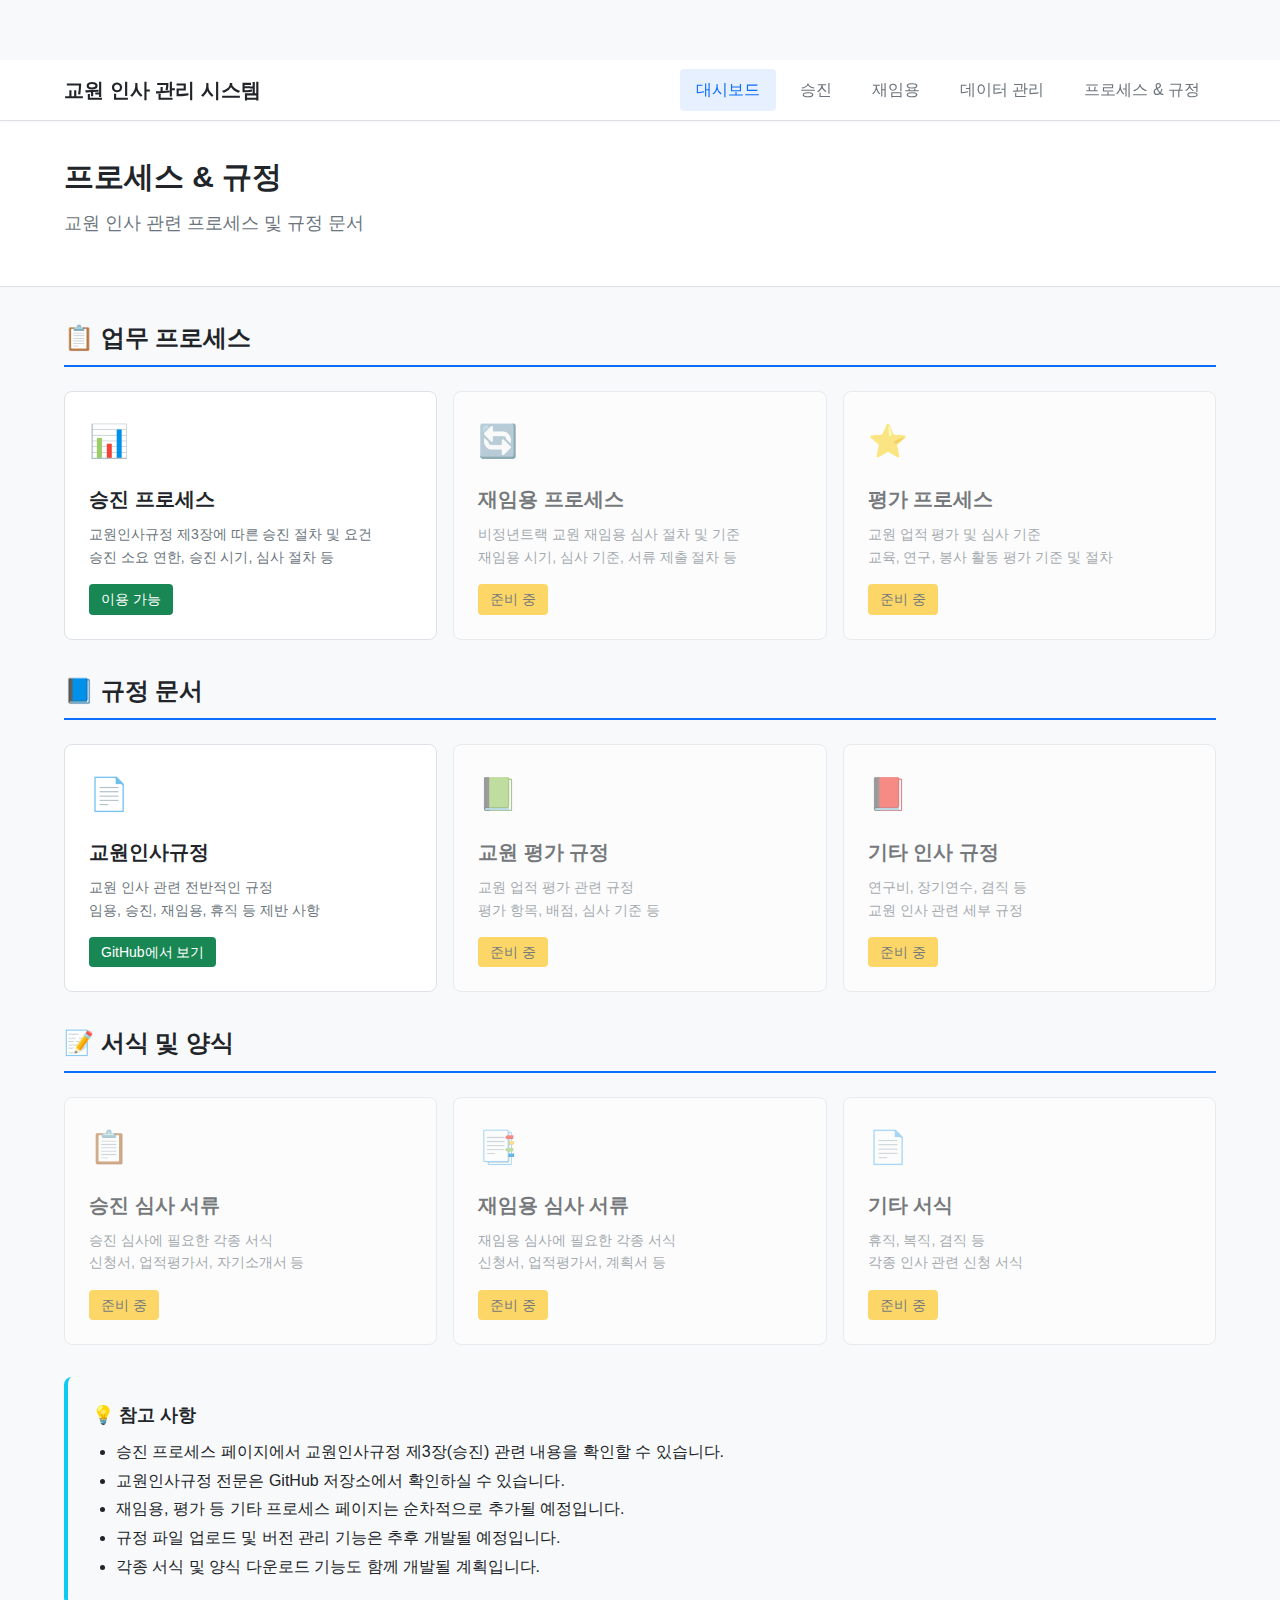
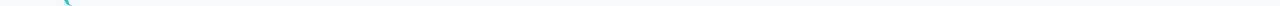
<file: process.html>
<!DOCTYPE html>
<html lang="ko">
<head>
    <meta charset="UTF-8">
    <meta name="viewport" content="width=device-width, initial-scale=1.0">
    <title>프로세스 & 규정 - 교원 인사 관리 시스템</title>
    <link rel="stylesheet" href="css/common.css">
    <link rel="stylesheet" href="css/navigation.css">
    <style>
        body {
            padding-top: 60px;
        }

        .page-header {
            background: var(--bg-primary);
            border-bottom: 1px solid var(--border-color);
            padding: var(--spacing-xl) 0;
            margin-bottom: var(--spacing-xl);
        }

        .page-title {
            font-size: var(--font-size-3xl);
            font-weight: 600;
            margin-bottom: var(--spacing-sm);
        }

        .category-section {
            margin-bottom: var(--spacing-xl);
        }

        .category-title {
            font-size: var(--font-size-2xl);
            font-weight: 600;
            margin-bottom: var(--spacing-lg);
            padding-bottom: var(--spacing-sm);
            border-bottom: 2px solid var(--color-primary);
        }

        .items-grid {
            display: grid;
            grid-template-columns: repeat(auto-fit, minmax(300px, 1fr));
            gap: var(--spacing-md);
        }

        .item-card {
            background: var(--bg-primary);
            border: 1px solid var(--border-color);
            border-radius: var(--radius-md);
            padding: var(--spacing-lg);
            transition: all 0.2s ease;
            cursor: pointer;
            text-decoration: none;
            color: inherit;
            display: block;
        }

        .item-card:hover {
            transform: translateY(-3px);
            box-shadow: var(--shadow-md);
            border-color: var(--color-primary);
        }

        .item-card.disabled {
            opacity: 0.6;
            cursor: not-allowed;
        }

        .item-card.disabled:hover {
            transform: none;
            box-shadow: none;
            border-color: var(--border-color);
        }

        .item-icon {
            font-size: 2rem;
            margin-bottom: var(--spacing-md);
        }

        .item-title {
            font-size: var(--font-size-xl);
            font-weight: 600;
            margin-bottom: var(--spacing-sm);
            color: var(--text-primary);
        }

        .item-description {
            font-size: var(--font-size-sm);
            color: var(--text-secondary);
            margin-bottom: var(--spacing-md);
            line-height: 1.6;
        }

        .item-badge {
            display: inline-block;
            padding: 4px 12px;
            background: var(--color-success);
            color: white;
            border-radius: var(--radius-sm);
            font-size: var(--font-size-sm);
            font-weight: 500;
        }

        .item-badge.coming-soon {
            background: var(--color-warning);
            color: var(--text-primary);
        }

        .info-box {
            background: var(--bg-secondary);
            border-left: 4px solid var(--color-info);
            padding: var(--spacing-lg);
            border-radius: var(--radius-md);
            margin-top: var(--spacing-xl);
        }

        .info-box h3 {
            font-size: var(--font-size-lg);
            font-weight: 600;
            margin-bottom: var(--spacing-sm);
            color: var(--text-primary);
        }

        .info-box ul {
            margin: 0;
            padding-left: var(--spacing-lg);
            line-height: 1.8;
        }
    </style>
</head>
<body>
    <!-- 네비게이션 바 -->
    <nav class="navbar">
        <div class="navbar-container">
            <a href="index.html" class="navbar-brand">교원 인사 관리 시스템</a>
            <button class="navbar-toggle" aria-label="메뉴 토글">
                <span class="navbar-toggle-icon"></span>
            </button>
            <ul class="navbar-menu">
                <li class="navbar-item">
                    <a href="index.html" class="navbar-link" data-page="dashboard">대시보드</a>
                </li>
                <li class="navbar-item">
                    <a href="promotion.html" class="navbar-link" data-page="promotion">승진</a>
                </li>
                <li class="navbar-item">
                    <a href="reappointment.html" class="navbar-link" data-page="reappointment">재임용</a>
                </li>
                <li class="navbar-item">
                    <a href="data-management.html" class="navbar-link" data-page="data">데이터 관리</a>
                </li>
                <li class="navbar-item">
                    <a href="process.html" class="navbar-link" data-page="process">프로세스 & 규정</a>
                </li>
            </ul>
        </div>
    </nav>

    <!-- 페이지 헤더 -->
    <div class="page-header">
        <div class="container">
            <h1 class="page-title">프로세스 & 규정</h1>
            <p class="section-subtitle">교원 인사 관련 프로세스 및 규정 문서</p>
        </div>
    </div>

    <div class="container">
        <!-- 프로세스 섹션 -->
        <div class="category-section">
            <h2 class="category-title">📋 업무 프로세스</h2>
            <div class="items-grid">
                <a href="promotion-process.html" class="item-card">
                    <div class="item-icon">📊</div>
                    <h3 class="item-title">승진 프로세스</h3>
                    <p class="item-description">
                        교원인사규정 제3장에 따른 승진 절차 및 요건<br>
                        승진 소요 연한, 승진 시기, 심사 절차 등
                    </p>
                    <span class="item-badge">이용 가능</span>
                </a>

                <div class="item-card disabled">
                    <div class="item-icon">🔄</div>
                    <h3 class="item-title">재임용 프로세스</h3>
                    <p class="item-description">
                        비정년트랙 교원 재임용 심사 절차 및 기준<br>
                        재임용 시기, 심사 기준, 서류 제출 절차 등
                    </p>
                    <span class="item-badge coming-soon">준비 중</span>
                </div>

                <div class="item-card disabled">
                    <div class="item-icon">⭐</div>
                    <h3 class="item-title">평가 프로세스</h3>
                    <p class="item-description">
                        교원 업적 평가 및 심사 기준<br>
                        교육, 연구, 봉사 활동 평가 기준 및 절차
                    </p>
                    <span class="item-badge coming-soon">준비 중</span>
                </div>
            </div>
        </div>

        <!-- 규정 문서 섹션 -->
        <div class="category-section">
            <h2 class="category-title">📘 규정 문서</h2>
            <div class="items-grid">
                <a href="https://github.com/Parkseihuan/faculty-review/blob/main/%EA%B5%90%EC%9B%90%EC%9D%B8%EC%82%AC%EA%B7%9C%EC%A0%95.md" target="_blank" class="item-card">
                    <div class="item-icon">📄</div>
                    <h3 class="item-title">교원인사규정</h3>
                    <p class="item-description">
                        교원 인사 관련 전반적인 규정<br>
                        임용, 승진, 재임용, 휴직 등 제반 사항
                    </p>
                    <span class="item-badge">GitHub에서 보기</span>
                </a>

                <div class="item-card disabled">
                    <div class="item-icon">📗</div>
                    <h3 class="item-title">교원 평가 규정</h3>
                    <p class="item-description">
                        교원 업적 평가 관련 규정<br>
                        평가 항목, 배점, 심사 기준 등
                    </p>
                    <span class="item-badge coming-soon">준비 중</span>
                </div>

                <div class="item-card disabled">
                    <div class="item-icon">📕</div>
                    <h3 class="item-title">기타 인사 규정</h3>
                    <p class="item-description">
                        연구비, 장기연수, 겸직 등<br>
                        교원 인사 관련 세부 규정
                    </p>
                    <span class="item-badge coming-soon">준비 중</span>
                </div>
            </div>
        </div>

        <!-- 서식 및 양식 섹션 -->
        <div class="category-section">
            <h2 class="category-title">📝 서식 및 양식</h2>
            <div class="items-grid">
                <div class="item-card disabled">
                    <div class="item-icon">📋</div>
                    <h3 class="item-title">승진 심사 서류</h3>
                    <p class="item-description">
                        승진 심사에 필요한 각종 서식<br>
                        신청서, 업적평가서, 자기소개서 등
                    </p>
                    <span class="item-badge coming-soon">준비 중</span>
                </div>

                <div class="item-card disabled">
                    <div class="item-icon">📑</div>
                    <h3 class="item-title">재임용 심사 서류</h3>
                    <p class="item-description">
                        재임용 심사에 필요한 각종 서식<br>
                        신청서, 업적평가서, 계획서 등
                    </p>
                    <span class="item-badge coming-soon">준비 중</span>
                </div>

                <div class="item-card disabled">
                    <div class="item-icon">📄</div>
                    <h3 class="item-title">기타 서식</h3>
                    <p class="item-description">
                        휴직, 복직, 겸직 등<br>
                        각종 인사 관련 신청 서식
                    </p>
                    <span class="item-badge coming-soon">준비 중</span>
                </div>
            </div>
        </div>

        <!-- 안내 정보 -->
        <div class="info-box">
            <h3>💡 참고 사항</h3>
            <ul>
                <li>승진 프로세스 페이지에서 교원인사규정 제3장(승진) 관련 내용을 확인할 수 있습니다.</li>
                <li>교원인사규정 전문은 GitHub 저장소에서 확인하실 수 있습니다.</li>
                <li>재임용, 평가 등 기타 프로세스 페이지는 순차적으로 추가될 예정입니다.</li>
                <li>규정 파일 업로드 및 버전 관리 기능은 추후 개발될 예정입니다.</li>
                <li>각종 서식 및 양식 다운로드 기능도 함께 개발될 계획입니다.</li>
            </ul>
        </div>
    </div>

    <!-- JavaScript -->
    <script src="js/navigation.js"></script>
</body>
</html>
</file>
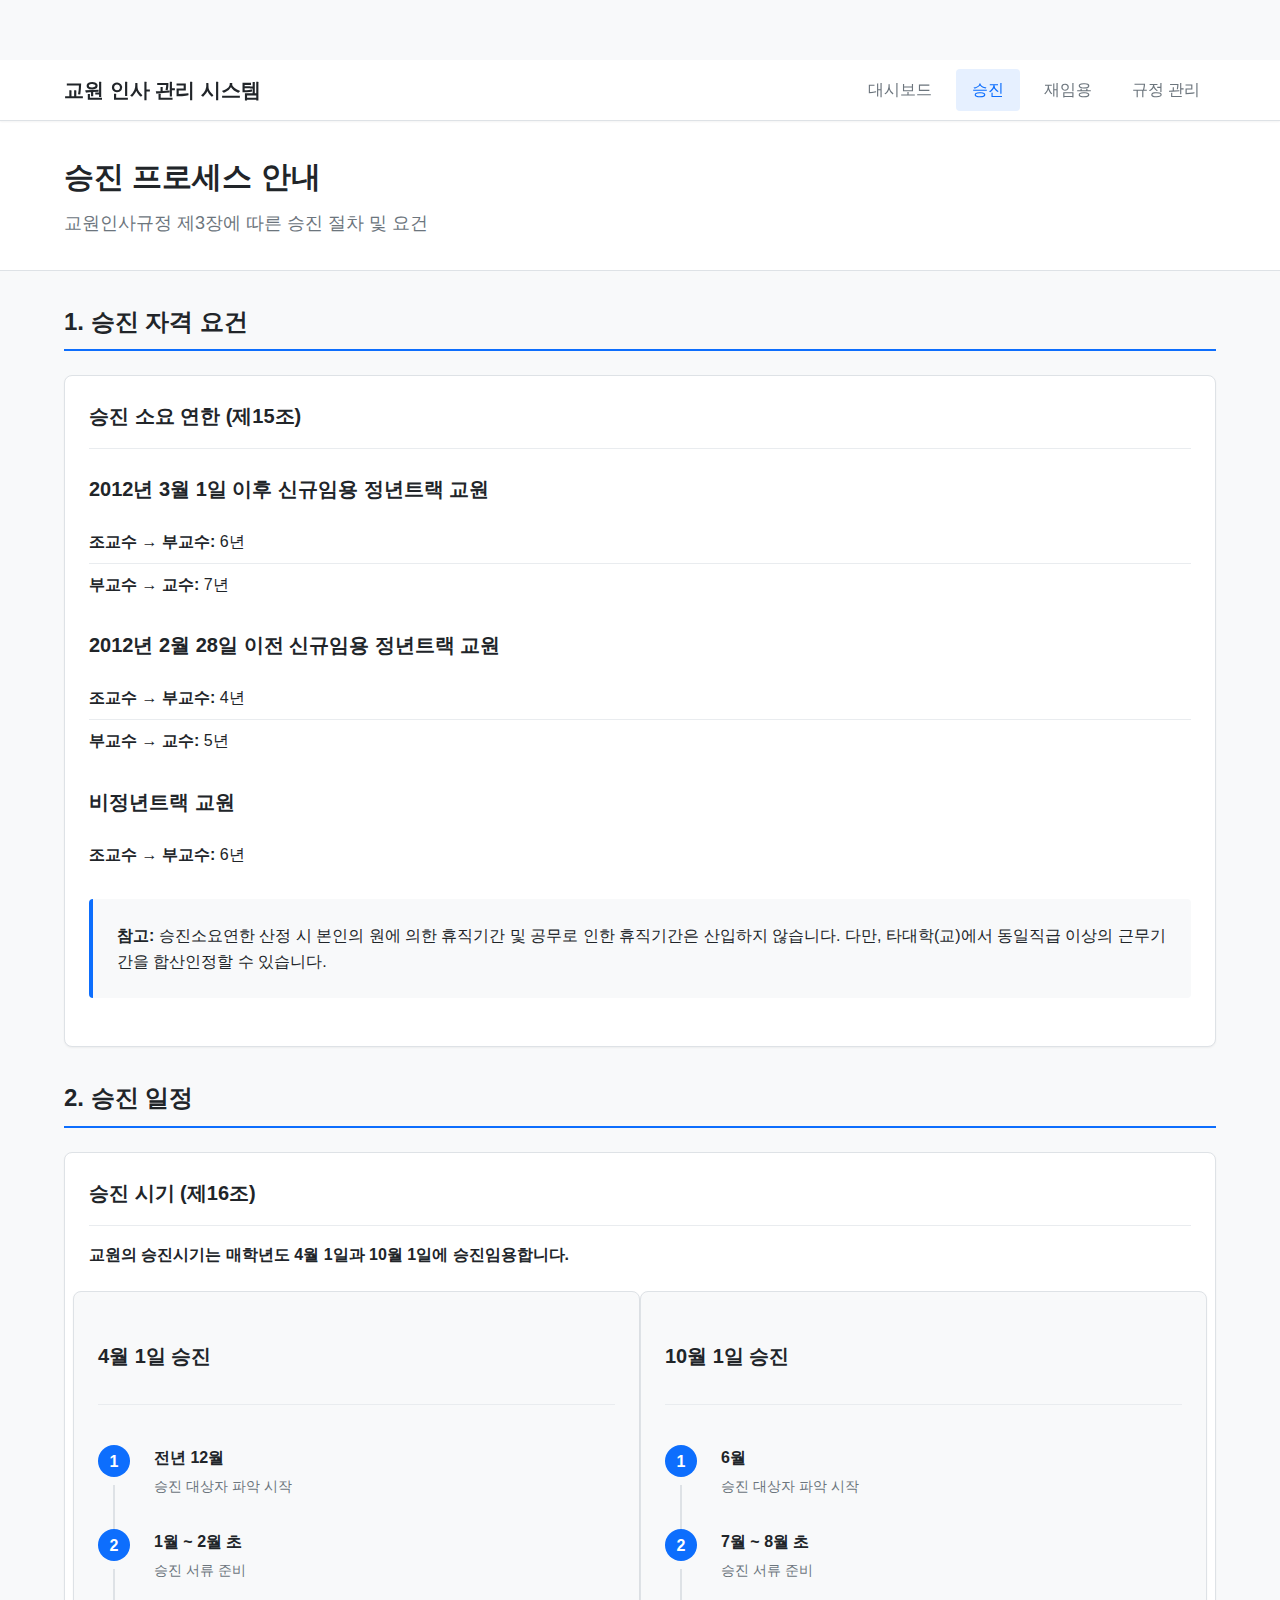
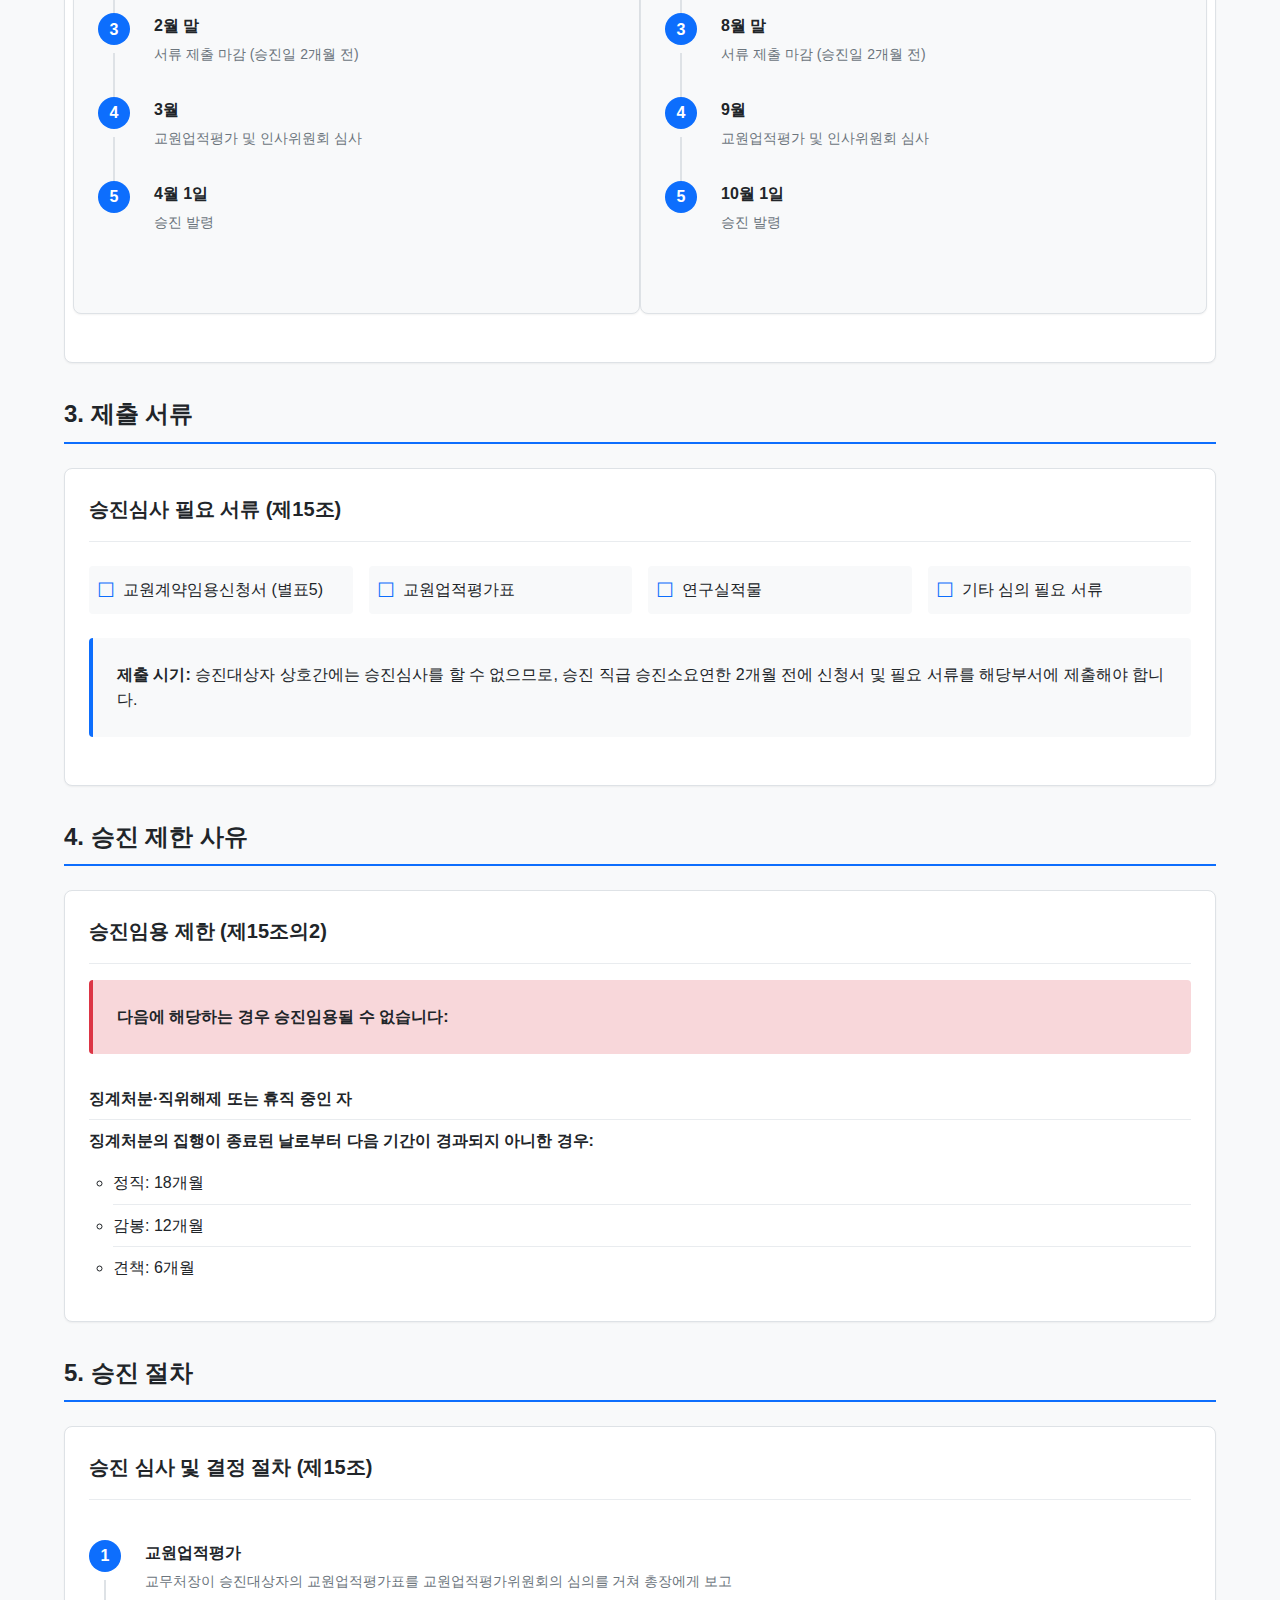
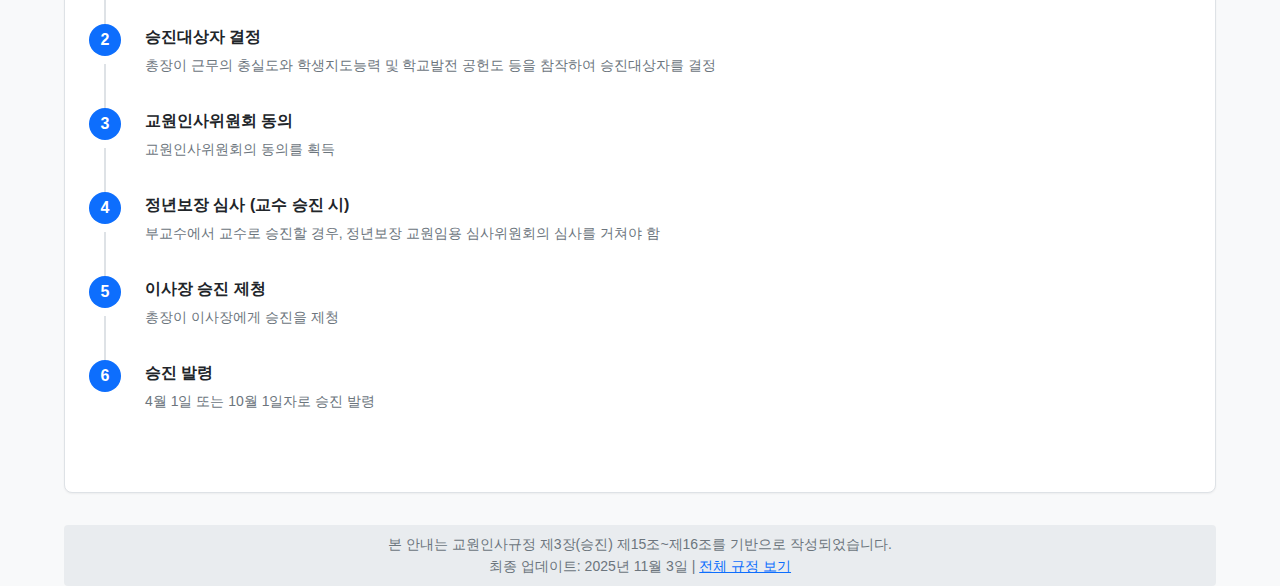
<file: promotion-process.html>
<!DOCTYPE html>
<html lang="ko">
<head>
    <meta charset="UTF-8">
    <meta name="viewport" content="width=device-width, initial-scale=1.0">
    <title>승진 프로세스 안내 - 교원 인사 관리 시스템</title>
    <link rel="stylesheet" href="css/common.css">
    <link rel="stylesheet" href="css/navigation.css">
    <style>
        body {
            padding-top: 60px;
        }

        .page-header {
            background: var(--bg-primary);
            border-bottom: 1px solid var(--border-color);
            padding: var(--spacing-xl) 0;
            margin-bottom: var(--spacing-xl);
        }

        .page-title {
            font-size: var(--font-size-3xl);
            font-weight: 600;
            margin-bottom: var(--spacing-sm);
            color: var(--text-primary);
        }

        .page-subtitle {
            font-size: var(--font-size-lg);
            color: var(--text-secondary);
        }

        .process-section {
            margin-bottom: var(--spacing-xl);
        }

        .section-title {
            font-size: var(--font-size-2xl);
            font-weight: 600;
            margin-bottom: var(--spacing-lg);
            padding-bottom: var(--spacing-sm);
            border-bottom: 2px solid var(--color-primary);
        }

        .subsection-title {
            font-size: var(--font-size-xl);
            font-weight: 600;
            margin: var(--spacing-lg) 0 var(--spacing-md) 0;
            color: var(--text-primary);
        }

        .info-box {
            background: var(--bg-secondary);
            border-left: 4px solid var(--color-primary);
            padding: var(--spacing-lg);
            margin-bottom: var(--spacing-lg);
            border-radius: var(--radius-sm);
        }

        .info-box.warning {
            border-left-color: var(--color-warning);
            background: #fff3cd;
        }

        .info-box.danger {
            border-left-color: var(--color-danger);
            background: #f8d7da;
        }

        .timeline {
            position: relative;
            padding: var(--spacing-lg) 0;
        }

        .timeline-item {
            display: flex;
            align-items: flex-start;
            margin-bottom: var(--spacing-xl);
            position: relative;
        }

        .timeline-item:not(:last-child)::after {
            content: '';
            position: absolute;
            left: 15px;
            top: 40px;
            width: 2px;
            height: calc(100% + var(--spacing-lg));
            background: var(--border-color);
        }

        .timeline-marker {
            width: 32px;
            height: 32px;
            background: var(--color-primary);
            color: white;
            border-radius: 50%;
            display: flex;
            align-items: center;
            justify-content: center;
            font-weight: 600;
            flex-shrink: 0;
            z-index: 1;
        }

        .timeline-content {
            flex: 1;
            margin-left: var(--spacing-lg);
        }

        .timeline-title {
            font-weight: 600;
            margin-bottom: var(--spacing-xs);
            color: var(--text-primary);
        }

        .timeline-description {
            color: var(--text-secondary);
            font-size: var(--font-size-sm);
        }

        .requirement-list {
            list-style: none;
            padding: 0;
        }

        .requirement-list li {
            padding: var(--spacing-sm) 0;
            border-bottom: 1px solid var(--border-light);
        }

        .requirement-list li:last-child {
            border-bottom: none;
        }

        .requirement-list strong {
            color: var(--text-primary);
        }

        .document-checklist {
            display: grid;
            grid-template-columns: repeat(auto-fit, minmax(200px, 1fr));
            gap: var(--spacing-md);
            margin: var(--spacing-lg) 0;
        }

        .checklist-item {
            display: flex;
            align-items: center;
            gap: var(--spacing-sm);
            padding: var(--spacing-sm);
            background: var(--bg-secondary);
            border-radius: var(--radius-sm);
        }

        .checklist-item::before {
            content: '☐';
            font-size: var(--font-size-xl);
            color: var(--color-primary);
        }

        .regulation-reference {
            background: var(--bg-tertiary);
            padding: var(--spacing-sm) var(--spacing-md);
            border-radius: var(--radius-sm);
            font-size: var(--font-size-sm);
            color: var(--text-secondary);
            margin-top: var(--spacing-lg);
            text-align: center;
        }
    </style>
</head>
<body>
    <!-- 네비게이션 바 -->
    <nav class="navbar">
        <div class="navbar-container">
            <a href="index.html" class="navbar-brand">
                <span>교원 인사 관리 시스템</span>
            </a>
            <button class="navbar-toggle" aria-label="메뉴 토글">
                <span class="navbar-toggle-icon"></span>
            </button>
            <ul class="navbar-menu">
                <li class="navbar-item">
                    <a href="index.html" class="navbar-link" data-page="dashboard">대시보드</a>
                </li>
                <li class="navbar-item">
                    <a href="promotion.html" class="navbar-link" data-page="promotion">승진</a>
                </li>
                <li class="navbar-item">
                    <a href="reappointment.html" class="navbar-link" data-page="reappointment">재임용</a>
                </li>
                <li class="navbar-item">
                    <a href="regulations.html" class="navbar-link" data-page="regulations">규정 관리</a>
                </li>
            </ul>
        </div>
    </nav>

    <!-- 페이지 헤더 -->
    <div class="page-header">
        <div class="container">
            <h1 class="page-title">승진 프로세스 안내</h1>
            <p class="page-subtitle">교원인사규정 제3장에 따른 승진 절차 및 요건</p>
        </div>
    </div>

    <!-- 메인 컨텐츠 -->
    <div class="container">
        <!-- 1. 승진 자격 요건 -->
        <section class="process-section">
            <h2 class="section-title">1. 승진 자격 요건</h2>

            <div class="card">
                <div class="card-header">
                    <h3 class="card-title">승진 소요 연한 (제15조)</h3>
                </div>
                <div class="card-body">
                    <h4 class="subsection-title">2012년 3월 1일 이후 신규임용 정년트랙 교원</h4>
                    <ul class="requirement-list">
                        <li><strong>조교수 → 부교수:</strong> 6년</li>
                        <li><strong>부교수 → 교수:</strong> 7년</li>
                    </ul>

                    <h4 class="subsection-title">2012년 2월 28일 이전 신규임용 정년트랙 교원</h4>
                    <ul class="requirement-list">
                        <li><strong>조교수 → 부교수:</strong> 4년</li>
                        <li><strong>부교수 → 교수:</strong> 5년</li>
                    </ul>

                    <h4 class="subsection-title">비정년트랙 교원</h4>
                    <ul class="requirement-list">
                        <li><strong>조교수 → 부교수:</strong> 6년</li>
                    </ul>

                    <div class="info-box mt-4">
                        <strong>참고:</strong> 승진소요연한 산정 시 본인의 원에 의한 휴직기간 및 공무로 인한 휴직기간은 산입하지 않습니다.
                        다만, 타대학(교)에서 동일직급 이상의 근무기간을 합산인정할 수 있습니다.
                    </div>
                </div>
            </div>
        </section>

        <!-- 2. 승진 일정 -->
        <section class="process-section">
            <h2 class="section-title">2. 승진 일정</h2>

            <div class="card">
                <div class="card-header">
                    <h3 class="card-title">승진 시기 (제16조)</h3>
                </div>
                <div class="card-body">
                    <p class="mb-4"><strong>교원의 승진시기는 매학년도 4월 1일과 10월 1일에 승진임용합니다.</strong></p>

                    <div class="row">
                        <div class="col-6">
                            <div class="card bg-secondary">
                                <div class="card-header">
                                    <h4 class="subsection-title mb-0">4월 1일 승진</h4>
                                </div>
                                <div class="card-body">
                                    <div class="timeline">
                                        <div class="timeline-item">
                                            <div class="timeline-marker">1</div>
                                            <div class="timeline-content">
                                                <div class="timeline-title">전년 12월</div>
                                                <div class="timeline-description">승진 대상자 파악 시작</div>
                                            </div>
                                        </div>
                                        <div class="timeline-item">
                                            <div class="timeline-marker">2</div>
                                            <div class="timeline-content">
                                                <div class="timeline-title">1월 ~ 2월 초</div>
                                                <div class="timeline-description">승진 서류 준비</div>
                                            </div>
                                        </div>
                                        <div class="timeline-item">
                                            <div class="timeline-marker">3</div>
                                            <div class="timeline-content">
                                                <div class="timeline-title">2월 말</div>
                                                <div class="timeline-description">서류 제출 마감 (승진일 2개월 전)</div>
                                            </div>
                                        </div>
                                        <div class="timeline-item">
                                            <div class="timeline-marker">4</div>
                                            <div class="timeline-content">
                                                <div class="timeline-title">3월</div>
                                                <div class="timeline-description">교원업적평가 및 인사위원회 심사</div>
                                            </div>
                                        </div>
                                        <div class="timeline-item">
                                            <div class="timeline-marker">5</div>
                                            <div class="timeline-content">
                                                <div class="timeline-title">4월 1일</div>
                                                <div class="timeline-description">승진 발령</div>
                                            </div>
                                        </div>
                                    </div>
                                </div>
                            </div>
                        </div>
                        <div class="col-6">
                            <div class="card bg-secondary">
                                <div class="card-header">
                                    <h4 class="subsection-title mb-0">10월 1일 승진</h4>
                                </div>
                                <div class="card-body">
                                    <div class="timeline">
                                        <div class="timeline-item">
                                            <div class="timeline-marker">1</div>
                                            <div class="timeline-content">
                                                <div class="timeline-title">6월</div>
                                                <div class="timeline-description">승진 대상자 파악 시작</div>
                                            </div>
                                        </div>
                                        <div class="timeline-item">
                                            <div class="timeline-marker">2</div>
                                            <div class="timeline-content">
                                                <div class="timeline-title">7월 ~ 8월 초</div>
                                                <div class="timeline-description">승진 서류 준비</div>
                                            </div>
                                        </div>
                                        <div class="timeline-item">
                                            <div class="timeline-marker">3</div>
                                            <div class="timeline-content">
                                                <div class="timeline-title">8월 말</div>
                                                <div class="timeline-description">서류 제출 마감 (승진일 2개월 전)</div>
                                            </div>
                                        </div>
                                        <div class="timeline-item">
                                            <div class="timeline-marker">4</div>
                                            <div class="timeline-content">
                                                <div class="timeline-title">9월</div>
                                                <div class="timeline-description">교원업적평가 및 인사위원회 심사</div>
                                            </div>
                                        </div>
                                        <div class="timeline-item">
                                            <div class="timeline-marker">5</div>
                                            <div class="timeline-content">
                                                <div class="timeline-title">10월 1일</div>
                                                <div class="timeline-description">승진 발령</div>
                                            </div>
                                        </div>
                                    </div>
                                </div>
                            </div>
                        </div>
                    </div>
                </div>
            </div>
        </section>

        <!-- 3. 필요 서류 -->
        <section class="process-section">
            <h2 class="section-title">3. 제출 서류</h2>

            <div class="card">
                <div class="card-header">
                    <h3 class="card-title">승진심사 필요 서류 (제15조)</h3>
                </div>
                <div class="card-body">
                    <div class="document-checklist">
                        <div class="checklist-item">교원계약임용신청서 (별표5)</div>
                        <div class="checklist-item">교원업적평가표</div>
                        <div class="checklist-item">연구실적물</div>
                        <div class="checklist-item">기타 심의 필요 서류</div>
                    </div>

                    <div class="info-box mt-4">
                        <strong>제출 시기:</strong> 승진대상자 상호간에는 승진심사를 할 수 없으므로,
                        승진 직급 승진소요연한 2개월 전에 신청서 및 필요 서류를 해당부서에 제출해야 합니다.
                    </div>
                </div>
            </div>
        </section>

        <!-- 4. 승진 제한 사유 -->
        <section class="process-section">
            <h2 class="section-title">4. 승진 제한 사유</h2>

            <div class="card">
                <div class="card-header">
                    <h3 class="card-title">승진임용 제한 (제15조의2)</h3>
                </div>
                <div class="card-body">
                    <div class="info-box danger">
                        <strong>다음에 해당하는 경우 승진임용될 수 없습니다:</strong>
                    </div>

                    <ul class="requirement-list">
                        <li><strong>징계처분·직위해제 또는 휴직 중인 자</strong></li>
                        <li>
                            <strong>징계처분의 집행이 종료된 날로부터 다음 기간이 경과되지 아니한 경우:</strong>
                            <ul style="margin-left: var(--spacing-lg); margin-top: var(--spacing-sm);">
                                <li>정직: 18개월</li>
                                <li>감봉: 12개월</li>
                                <li>견책: 6개월</li>
                            </ul>
                        </li>
                    </ul>
                </div>
            </div>
        </section>

        <!-- 5. 승진 절차 -->
        <section class="process-section">
            <h2 class="section-title">5. 승진 절차</h2>

            <div class="card">
                <div class="card-header">
                    <h3 class="card-title">승진 심사 및 결정 절차 (제15조)</h3>
                </div>
                <div class="card-body">
                    <div class="timeline">
                        <div class="timeline-item">
                            <div class="timeline-marker">1</div>
                            <div class="timeline-content">
                                <div class="timeline-title">교원업적평가</div>
                                <div class="timeline-description">
                                    교무처장이 승진대상자의 교원업적평가표를 교원업적평가위원회의 심의를 거쳐 총장에게 보고
                                </div>
                            </div>
                        </div>
                        <div class="timeline-item">
                            <div class="timeline-marker">2</div>
                            <div class="timeline-content">
                                <div class="timeline-title">승진대상자 결정</div>
                                <div class="timeline-description">
                                    총장이 근무의 충실도와 학생지도능력 및 학교발전 공헌도 등을 참작하여 승진대상자를 결정
                                </div>
                            </div>
                        </div>
                        <div class="timeline-item">
                            <div class="timeline-marker">3</div>
                            <div class="timeline-content">
                                <div class="timeline-title">교원인사위원회 동의</div>
                                <div class="timeline-description">
                                    교원인사위원회의 동의를 획득
                                </div>
                            </div>
                        </div>
                        <div class="timeline-item">
                            <div class="timeline-marker">4</div>
                            <div class="timeline-content">
                                <div class="timeline-title">정년보장 심사 (교수 승진 시)</div>
                                <div class="timeline-description">
                                    부교수에서 교수로 승진할 경우, 정년보장 교원임용 심사위원회의 심사를 거쳐야 함
                                </div>
                            </div>
                        </div>
                        <div class="timeline-item">
                            <div class="timeline-marker">5</div>
                            <div class="timeline-content">
                                <div class="timeline-title">이사장 승진 제청</div>
                                <div class="timeline-description">
                                    총장이 이사장에게 승진을 제청
                                </div>
                            </div>
                        </div>
                        <div class="timeline-item">
                            <div class="timeline-marker">6</div>
                            <div class="timeline-content">
                                <div class="timeline-title">승진 발령</div>
                                <div class="timeline-description">
                                    4월 1일 또는 10월 1일자로 승진 발령
                                </div>
                            </div>
                        </div>
                    </div>
                </div>
            </div>
        </section>

        <!-- 규정 참조 -->
        <div class="regulation-reference">
            <p>본 안내는 교원인사규정 제3장(승진) 제15조~제16조를 기반으로 작성되었습니다.</p>
            <p>최종 업데이트: 2025년 11월 3일 | <a href="regulations.html" class="text-primary">전체 규정 보기</a></p>
        </div>
    </div>

    <!-- JavaScript -->
    <script src="js/common.js"></script>
    <script src="js/navigation.js"></script>
</body>
</html>
</file>
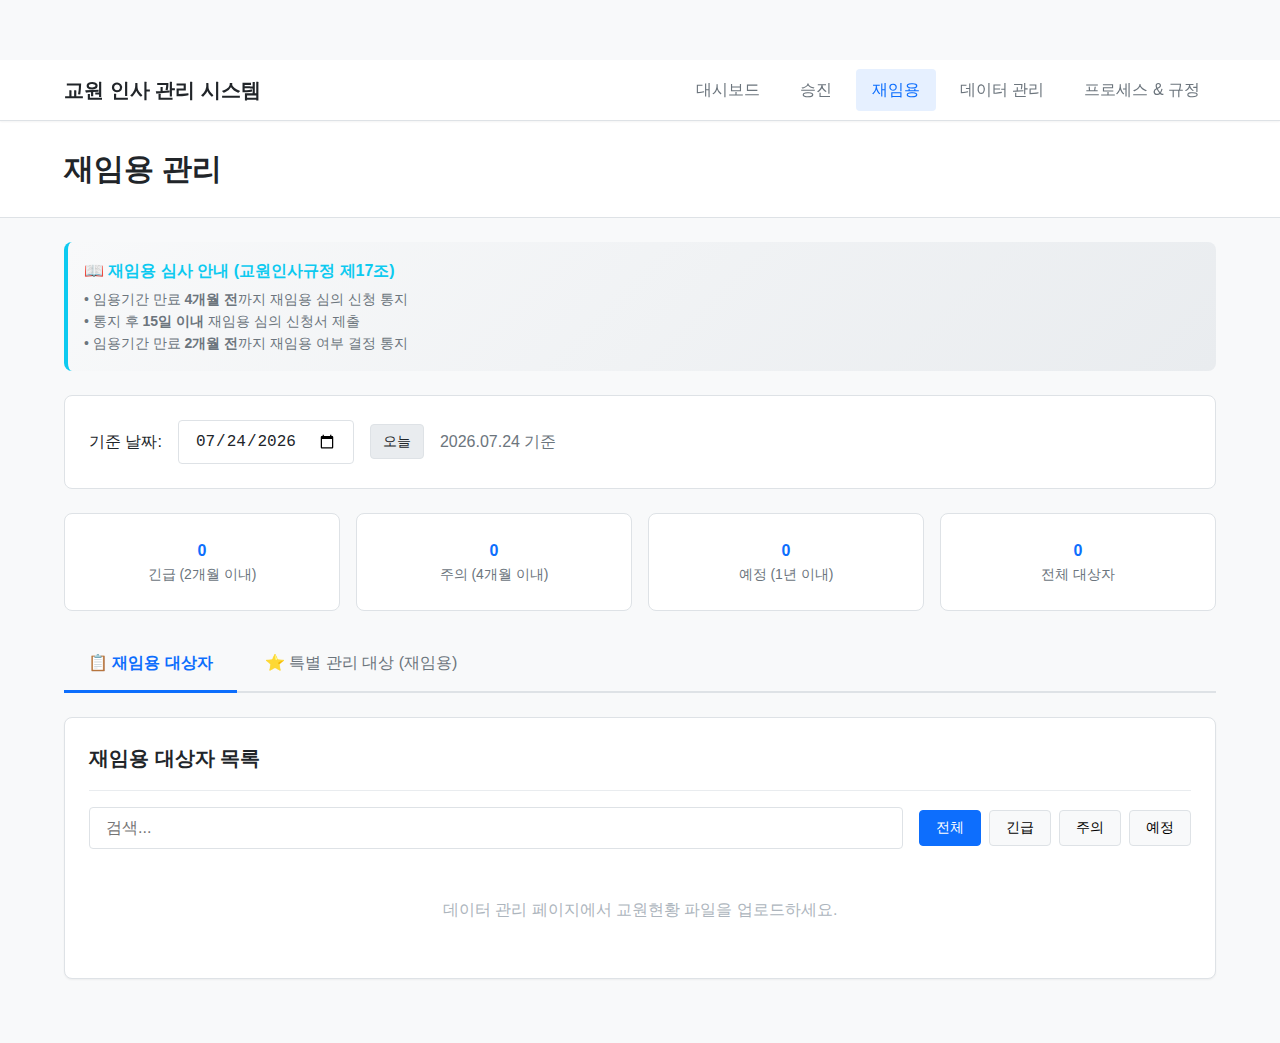
<file: reappointment.html>
<!DOCTYPE html>
<html lang="ko">
<head>
    <meta charset="UTF-8">
    <meta name="viewport" content="width=device-width, initial-scale=1.0">
    <title>재임용 관리 - 교원 인사 관리 시스템</title>
    <link rel="stylesheet" href="css/common.css">
    <link rel="stylesheet" href="css/navigation.css">
    <link rel="stylesheet" href="css/print.css">
    <style>
        body {
            padding-top: 60px;
            padding-bottom: 40px;
        }

        .page-header {
            background: var(--bg-primary);
            border-bottom: 1px solid var(--border-color);
            padding: var(--spacing-lg) 0;
            margin-bottom: var(--spacing-lg);
        }

        .page-title {
            font-size: var(--font-size-3xl);
            font-weight: 600;
            margin: 0;
        }

        .date-control-section {
            background: var(--bg-primary);
            padding: var(--spacing-lg);
            border-radius: var(--radius-md);
            margin-bottom: var(--spacing-lg);
            border: 1px solid var(--border-color);
        }

        .date-selector {
            display: flex;
            align-items: center;
            gap: var(--spacing-md);
            flex-wrap: wrap;
        }

        .stats-grid {
            display: grid;
            grid-template-columns: repeat(auto-fit, minmax(200px, 1fr));
            gap: var(--spacing-md);
            margin-bottom: var(--spacing-lg);
        }

        .stat-card {
            background: var(--bg-primary);
            border: 1px solid var(--border-color);
            border-radius: var(--radius-md);
            padding: var(--spacing-lg);
            text-align: center;
        }

        .stat-number {
            font-size: var(--font-size-stat);
            font-weight: 700;
            color: var(--color-primary);
        }

        .stat-label {
            font-size: var(--font-size-sm);
            color: var(--text-secondary);
        }

        .tabs-nav {
            display: flex;
            gap: var(--spacing-xs);
            border-bottom: 2px solid var(--border-color);
            margin-bottom: var(--spacing-lg);
            flex-wrap: wrap;
        }

        .tab-button {
            padding: var(--spacing-md) var(--spacing-lg);
            background: transparent;
            border: none;
            border-bottom: 3px solid transparent;
            cursor: pointer;
            font-size: var(--font-size-md);
            font-weight: 500;
            color: var(--text-secondary);
            transition: all 0.2s ease;
            position: relative;
            bottom: -2px;
        }

        .tab-button:hover {
            color: var(--color-primary);
            background: var(--bg-secondary);
        }

        .tab-button.active {
            color: var(--color-primary);
            border-bottom-color: var(--color-primary);
            font-weight: 600;
        }

        .tab-content {
            display: none;
        }

        .tab-content.active {
            display: block;
        }

        .search-controls {
            display: flex;
            gap: var(--spacing-md);
            margin-bottom: var(--spacing-md);
            flex-wrap: wrap;
            align-items: center;
        }

        .filter-buttons {
            display: flex;
            gap: var(--spacing-sm);
            flex-wrap: wrap;
        }

        .filter-btn {
            padding: var(--spacing-sm) var(--spacing-md);
            border: 1px solid var(--border-color);
            background: var(--bg-secondary);
            border-radius: var(--radius-sm);
            cursor: pointer;
            font-size: var(--font-size-sm);
            transition: all 0.15s ease;
        }

        .filter-btn:hover, .filter-btn.active {
            background: var(--color-primary);
            color: white;
            border-color: var(--color-primary);
        }

        .table-wrapper {
            overflow-x: auto;
            border-radius: var(--radius-md);
            border: 1px solid var(--border-color);
        }

        .empty-state {
            text-align: center;
            padding: var(--spacing-xl);
            color: var(--text-muted);
        }

        .status-urgent { background-color: var(--color-danger); color: white; }
        .status-warning { background-color: var(--color-warning); color: var(--text-primary); }
        .status-normal { background-color: var(--color-success); color: white; }

        .info-box {
            background: linear-gradient(135deg, #f8f9fa 0%, #e9ecef 100%);
            border-left: 4px solid var(--color-info);
            padding: var(--spacing-md);
            border-radius: var(--radius-md);
            margin-bottom: var(--spacing-lg);
        }

        .info-box h4 { color: var(--color-info); margin: 0 0 var(--spacing-xs) 0; }
        .info-box p { margin: 0; font-size: var(--font-size-sm); color: var(--text-secondary); }

        /* 특별 관리 대상 카드 스타일 */
        .special-card {
            background: white;
            border: 1px solid var(--border-color);
            border-radius: var(--radius-md);
            margin-bottom: var(--spacing-lg);
            overflow: hidden;
        }

        .special-card-header {
            background: linear-gradient(135deg, #667eea 0%, #764ba2 100%);
            color: white;
            padding: var(--spacing-md) var(--spacing-lg);
            display: flex;
            justify-content: space-between;
            align-items: center;
        }

        .special-card-header h4 {
            margin: 0;
            font-size: var(--font-size-lg);
        }

        .special-card-header .badge {
            background: rgba(255,255,255,0.2);
            padding: 4px 12px;
            border-radius: var(--radius-sm);
            font-size: var(--font-size-sm);
        }

        .special-card-body {
            padding: var(--spacing-md);
        }

        .special-table {
            width: 100%;
            border-collapse: collapse;
            font-size: var(--font-size-sm);
        }

        .special-table th, .special-table td {
            padding: var(--spacing-sm) var(--spacing-md);
            border: 1px solid var(--border-color);
            text-align: center;
        }

        .special-table th {
            background: var(--bg-secondary);
            font-weight: 600;
        }

        .special-table tr.leave-row {
            background: #fff3cd;
        }

        .special-table tr.current-row {
            background: #d4edda;
            font-weight: 600;
        }

        .special-table tr.return-row {
            background: #cce5ff;
        }

        .special-table tr.sick-row {
            background: #f8f9fa;
            color: var(--text-muted);
        }

        .special-table tr.expected-row {
            background: #cce5ff;
            font-weight: 600;
            color: #004085;
        }

        .special-table .countdown-cell {
            text-align: left;
            font-size: var(--font-size-xs);
            line-height: 1.5;
            white-space: pre-line;
            min-width: 180px;
        }

        .special-conclusion {
            background: linear-gradient(135deg, #e8f5e9 0%, #c8e6c9 100%);
            padding: var(--spacing-md);
            border-radius: var(--radius-sm);
            margin-top: var(--spacing-md);
        }

        .special-conclusion strong {
            color: var(--color-success);
        }

        .special-actions {
            display: flex;
            gap: var(--spacing-sm);
            margin-top: var(--spacing-md);
            justify-content: flex-end;
        }
    </style>
</head>
<body>
    <!-- 네비게이션 바 -->
    <nav class="navbar">
        <div class="navbar-container">
            <a href="index.html" class="navbar-brand">교원 인사 관리 시스템</a>
            <button class="navbar-toggle" aria-label="메뉴 토글">
                <span class="navbar-toggle-icon"></span>
            </button>
            <ul class="navbar-menu">
                <li class="navbar-item"><a href="index.html" class="navbar-link">대시보드</a></li>
                <li class="navbar-item"><a href="promotion.html" class="navbar-link">승진</a></li>
                <li class="navbar-item"><a href="reappointment.html" class="navbar-link">재임용</a></li>
                <li class="navbar-item"><a href="data-management.html" class="navbar-link">데이터 관리</a></li>
                <li class="navbar-item"><a href="process.html" class="navbar-link">프로세스 & 규정</a></li>
            </ul>
        </div>
    </nav>

    <!-- 페이지 헤더 -->
    <div class="page-header no-print">
        <div class="container">
            <h1 class="page-title">재임용 관리</h1>
        </div>
    </div>

    <div class="container">
        <!-- 재임용 규정 안내 -->
        <div class="info-box no-print">
            <h4>📖 재임용 심사 안내 (교원인사규정 제17조)</h4>
            <p>
                • 임용기간 만료 <strong>4개월 전</strong>까지 재임용 심의 신청 통지<br>
                • 통지 후 <strong>15일 이내</strong> 재임용 심의 신청서 제출<br>
                • 임용기간 만료 <strong>2개월 전</strong>까지 재임용 여부 결정 통지
            </p>
        </div>

        <!-- 기준 날짜 -->
        <div class="date-control-section no-print">
            <div class="date-selector">
                <label for="baseDate" class="form-label mb-0">기준 날짜:</label>
                <input type="date" id="baseDate" class="form-control" style="width: auto;">
                <button class="btn btn-secondary btn-sm" onclick="setToday()">오늘</button>
                <span id="baseDateDisplay" style="color: var(--text-secondary);"></span>
            </div>
        </div>

        <!-- 통계 카드 -->
        <div class="stats-grid no-print">
            <div class="stat-card">
                <div class="stat-number" id="urgentCount">-</div>
                <div class="stat-label">긴급 (2개월 이내)</div>
            </div>
            <div class="stat-card">
                <div class="stat-number" id="warningCount">-</div>
                <div class="stat-label">주의 (4개월 이내)</div>
            </div>
            <div class="stat-card">
                <div class="stat-number" id="upcomingCount">-</div>
                <div class="stat-label">예정 (1년 이내)</div>
            </div>
            <div class="stat-card">
                <div class="stat-number" id="totalCount">-</div>
                <div class="stat-label">전체 대상자</div>
            </div>
        </div>

        <!-- 탭 UI -->
        <div class="tabs-container">
            <div class="tabs-nav no-print">
                <button class="tab-button active" onclick="switchTab('candidates')">📋 재임용 대상자</button>
                <button class="tab-button" onclick="switchTab('special')">⭐ 특별 관리 대상 (재임용)</button>
            </div>

            <!-- 탭1: 재임용 대상자 목록 -->
            <div id="tab-candidates" class="tab-content active">
                <div class="card">
                    <div class="card-header">
                        <h3 class="card-title">재임용 대상자 목록</h3>
                    </div>
                    <div class="card-body">
                        <div class="search-controls no-print">
                            <input type="text" id="searchBox" class="form-control" placeholder="검색..." onkeyup="filterTable()" style="flex:1; min-width:200px;">
                            <div class="filter-buttons">
                                <button class="filter-btn active" onclick="filterByStatus('all')">전체</button>
                                <button class="filter-btn" onclick="filterByStatus('urgent')">긴급</button>
                                <button class="filter-btn" onclick="filterByStatus('warning')">주의</button>
                                <button class="filter-btn" onclick="filterByStatus('upcoming')">예정</button>
                            </div>
                        </div>
                        <div id="candidatesContainer">
                            <div class="empty-state">데이터를 불러오는 중...</div>
                        </div>
                    </div>
                </div>
            </div>

            <!-- 탭2: 특별 관리 대상 (재임용) -->
            <div id="tab-special" class="tab-content">
                <div class="card no-print">
                    <div class="card-header">
                        <h3 class="card-title">특별 관리 대상 등록</h3>
                    </div>
                    <div class="card-body">
                        <p style="color: var(--text-secondary); margin-bottom: var(--spacing-md);">
                            재임용 관련 복잡한 상황의 교원을 등록합니다. 발령사항 데이터를 기반으로 자동 계산됩니다.
                        </p>
                        <div style="display: grid; grid-template-columns: repeat(auto-fit, minmax(200px, 1fr)); gap: var(--spacing-md); margin-bottom: var(--spacing-md);">
                            <div class="form-group">
                                <label class="form-label">소속학과 *</label>
                                <input type="text" id="specialDepartment" class="form-control" placeholder="예: 체육학과">
                            </div>
                            <div class="form-group">
                                <label class="form-label">성명 *</label>
                                <input type="text" id="specialName" class="form-control" placeholder="예: 홍길동">
                            </div>
                            <div class="form-group">
                                <label class="form-label">예상 처리 시기</label>
                                <input type="text" id="specialExpectedDate" class="form-control" placeholder="예: 2026학년도 2학기">
                            </div>
                        </div>
                        <div style="display: grid; grid-template-columns: repeat(auto-fit, minmax(200px, 1fr)); gap: var(--spacing-md); margin-bottom: var(--spacing-md); padding: var(--spacing-md); background: #e3f2fd; border-radius: var(--radius-sm);">
                            <div class="form-group" style="margin-bottom: 0;">
                                <label class="form-label">재임용/승진 예정 시작일</label>
                                <input type="date" id="expectedStartDate" class="form-control">
                            </div>
                            <div class="form-group" style="margin-bottom: 0;">
                                <label class="form-label">예정 종료일 (미입력시 3년 자동계산)</label>
                                <input type="date" id="expectedEndDate" class="form-control">
                            </div>
                        </div>
                        <button class="btn btn-primary" onclick="addSpecialRecord('reappointment')">특별 관리 대상 등록</button>
                    </div>
                </div>

                <!-- 특별 관리 목록 -->
                <div id="specialList">
                    <div class="empty-state">등록된 특별 관리 대상이 없습니다.</div>
                </div>
            </div>
        </div>
    </div>

    <!-- JavaScript -->
    <script src="js/common.js"></script>
    <script src="js/special-management.js"></script>
    <script>
        let facultyData = [];
        let reappointmentCandidates = [];
        let filteredCandidates = [];
        let currentBaseDate = new Date();
        let currentFilter = 'all';

        // 페이지 로드 시 초기화
        document.addEventListener('DOMContentLoaded', function() {
            // 기존 데이터 마이그레이션
            if (localStorage.getItem('specialCaseRecords') && !localStorage.getItem('specialManagementRecords')) {
                SpecialManagement.migrateOldData();
            }
            setToday();
            loadSpecialList();
        });

        function switchTab(tabName) {
            document.querySelectorAll('.tab-button').forEach(btn => btn.classList.remove('active'));
            document.querySelectorAll('.tab-content').forEach(content => content.classList.remove('active'));
            event.target.classList.add('active');
            document.getElementById('tab-' + tabName).classList.add('active');
        }

        function setToday() {
            currentBaseDate = new Date();
            document.getElementById('baseDate').value = DateUtils.formatDateForInput(currentBaseDate);
            document.getElementById('baseDateDisplay').textContent = DateUtils.formatDate(currentBaseDate) + ' 기준';
            loadData();
        }

        document.getElementById('baseDate')?.addEventListener('change', function(e) {
            if (e.target.value) {
                const parts = e.target.value.split('-');
                currentBaseDate = new Date(parseInt(parts[0]), parseInt(parts[1]) - 1, parseInt(parts[2]));
                document.getElementById('baseDateDisplay').textContent = DateUtils.formatDate(currentBaseDate) + ' 기준';
                loadData();
                loadSpecialList();
            }
        });

        function loadData() {
            facultyData = StorageUtils.get('facultyData') || [];
            if (facultyData.length > 0) {
                calculateReappointments();
            } else {
                document.getElementById('candidatesContainer').innerHTML = '<div class="empty-state">데이터 관리 페이지에서 교원현황 파일을 업로드하세요.</div>';
                updateStatistics({ urgent: 0, warning: 0, upcoming: 0, total: 0 });
            }
        }

        function calculateReappointments() {
            reappointmentCandidates = [];

            facultyData.forEach(teacher => {
                const endDate = getEndDate(teacher);
                const retirementDate = DateUtils.parseDate(teacher['정년일자']);

                if (DateUtils.isSameDate(endDate, retirementDate)) return;
                if (!endDate) return;

                const daysUntil = DateUtils.getDaysUntil(endDate, currentBaseDate);
                if (daysUntil < 0 || daysUntil > 365) return;

                const monthsUntil = DateUtils.getMonthsUntil(endDate, currentBaseDate);
                let status = 'upcoming';
                if (monthsUntil <= 2) status = 'urgent';
                else if (monthsUntil <= 4) status = 'warning';

                reappointmentCandidates.push({
                    teacher, endDate, daysUntil, monthsUntil, status
                });
            });

            reappointmentCandidates.sort((a, b) => a.daysUntil - b.daysUntil);
            filteredCandidates = [...reappointmentCandidates];
            updateStatistics(calculateStats());
            updateTable();
        }

        function getEndDate(teacher) {
            return DateUtils.parseDate(teacher['재임용종료일']) || DateUtils.parseDate(getTeacherValue(teacher, '최초임용\n종료일'));
        }

        function getTeacherValue(teacher, key) {
            if (teacher[key] !== undefined) return teacher[key];
            const normalizedKey = key.replace(/\n/g, '');
            for (const k of Object.keys(teacher)) {
                if (k.replace(/\n/g, '') === normalizedKey) return teacher[k];
            }
            return null;
        }

        function calculateStats() {
            let urgent = 0, warning = 0, upcoming = 0;
            reappointmentCandidates.forEach(c => {
                if (c.status === 'urgent') urgent++;
                else if (c.status === 'warning') warning++;
                else upcoming++;
            });
            return { urgent, warning, upcoming, total: reappointmentCandidates.length };
        }

        function updateStatistics(stats) {
            document.getElementById('urgentCount').textContent = stats.urgent;
            document.getElementById('warningCount').textContent = stats.warning;
            document.getElementById('upcomingCount').textContent = stats.upcoming;
            document.getElementById('totalCount').textContent = stats.total;
        }

        function updateTable() {
            const container = document.getElementById('candidatesContainer');
            if (filteredCandidates.length === 0) {
                container.innerHTML = `<div class="empty-state">${reappointmentCandidates.length === 0 ? '재임용 대상자가 없습니다.' : '검색 결과가 없습니다.'}</div>`;
                return;
            }

            let html = '<div class="table-wrapper"><table class="table"><thead><tr>';
            html += '<th>성명</th><th>소속</th><th>직급</th><th>계약종료일</th><th>남은기간</th><th>상태</th><th>통지마감</th>';
            html += '</tr></thead><tbody>';

            filteredCandidates.forEach(c => {
                const t = c.teacher;
                const notifyDeadline = new Date(c.endDate);
                notifyDeadline.setMonth(notifyDeadline.getMonth() - 4);
                const daysToNotify = DateUtils.getDaysUntil(notifyDeadline, currentBaseDate);
                const notifyStatus = daysToNotify < 0 ? '<span class="badge badge-danger">경과</span>' :
                    daysToNotify <= 14 ? `<span class="badge badge-warning">D-${daysToNotify}</span>` : `D-${daysToNotify}`;
                const statusBadge = c.status === 'urgent' ? '<span class="badge status-urgent">긴급</span>' :
                    c.status === 'warning' ? '<span class="badge status-warning">주의</span>' : '<span class="badge status-normal">예정</span>';

                html += `<tr>
                    <td>${t['성명'] || '-'}</td>
                    <td>${t['소속'] || '-'}</td>
                    <td>${t['직급'] || '-'}</td>
                    <td>${DateUtils.formatDate(c.endDate)}</td>
                    <td>${c.daysUntil}일</td>
                    <td>${statusBadge}</td>
                    <td>${notifyStatus}</td>
                </tr>`;
            });

            html += '</tbody></table></div>';
            container.innerHTML = html;
        }

        function filterTable() {
            const searchTerm = document.getElementById('searchBox').value.toLowerCase();
            filteredCandidates = reappointmentCandidates.filter(c => {
                const t = c.teacher;
                const matchesSearch = (t['성명'] || '').toLowerCase().includes(searchTerm) ||
                    (t['소속'] || '').toLowerCase().includes(searchTerm);
                return matchesSearch && (currentFilter === 'all' || c.status === currentFilter);
            });
            updateTable();
        }

        function filterByStatus(status) {
            currentFilter = status;
            document.querySelectorAll('.filter-btn').forEach(btn => btn.classList.remove('active'));
            event.target.classList.add('active');
            filterTable();
        }

        // ===== 특별 관리 대상 함수 =====

        function addSpecialRecord(type) {
            const department = document.getElementById('specialDepartment').value.trim();
            const name = document.getElementById('specialName').value.trim();
            const expectedDate = document.getElementById('specialExpectedDate').value.trim();
            const expectedStartDate = document.getElementById('expectedStartDate').value;
            const expectedEndDate = document.getElementById('expectedEndDate').value;

            if (!department || !name) {
                alert('소속학과와 성명은 필수입니다.');
                return;
            }

            SpecialManagement.addRecord({
                name, department, type, expectedDate,
                expectedStartDate, expectedEndDate
            });

            // 폼 초기화
            document.getElementById('specialDepartment').value = '';
            document.getElementById('specialName').value = '';
            document.getElementById('specialExpectedDate').value = '';
            document.getElementById('expectedStartDate').value = '';
            document.getElementById('expectedEndDate').value = '';

            loadSpecialList();
            alert('등록되었습니다.');
        }

        function loadSpecialList() {
            // 모든 특별 관리 대상을 표시 (승진/재임용 모두)
            const records = SpecialManagement.getRecords();
            const container = document.getElementById('specialList');

            if (records.length === 0) {
                container.innerHTML = '<div class="empty-state">등록된 특별 관리 대상이 없습니다.</div>';
                return;
            }

            let html = '';
            records.forEach(record => {
                html += renderSpecialCard(record);
            });
            container.innerHTML = html;
        }

        function renderSpecialCard(record) {
            // 예정일 정보 구성
            const expectedInfo = record.expectedStartDate ? {
                startDate: record.expectedStartDate,
                endDate: record.expectedEndDate || null,
                type: 'reappointment'
            } : null;

            // 재임용 탭이므로 viewType = 'reappointment' 전달
            const tableData = SpecialManagement.buildTableData(record.name, record.department, currentBaseDate, expectedInfo, 'reappointment');

            let tableHtml = '';
            if (tableData.rows.length > 0) {
                tableHtml = `
                    <table class="special-table">
                        <thead>
                            <tr>
                                <th>발령시작일</th>
                                <th>발령종료일</th>
                                <th>발령구분</th>
                                <th>기간</th>
                                <th>재임용 countdown</th>
                            </tr>
                        </thead>
                        <tbody>
                `;

                tableData.rows.forEach(row => {
                    let rowClass = '';
                    if (row.category === 'leave') rowClass = 'leave-row';
                    else if (row.category === 'return') rowClass = 'return-row';
                    else if (row.category === 'sick') rowClass = 'sick-row';
                    else if (row.isExpected) rowClass = 'expected-row';
                    else if (row.isCurrent) rowClass = 'current-row';

                    tableHtml += `
                        <tr class="${rowClass}">
                            <td>${row.startDate}</td>
                            <td>${row.endDate}</td>
                            <td>${row.type}</td>
                            <td>${row.duration}</td>
                            <td class="countdown-cell">${(row.reappointmentCountdown || '-').replace(/\\n/g, '<br>')}</td>
                        </tr>
                    `;
                });

                tableHtml += '</tbody></table>';
            } else {
                tableHtml = '<div class="empty-state">발령사항 데이터가 없습니다. 데이터 관리에서 발령사항 파일을 업로드하세요.</div>';
            }

            return `
                <div class="special-card">
                    <div class="special-card-header">
                        <h4>${record.name} (${record.department})</h4>
                        <span class="badge">재임용 관련 ${record.expectedDate ? '| 예상: ' + record.expectedDate : ''}</span>
                    </div>
                    <div class="special-card-body">
                        ${tableHtml}
                        <div class="special-actions">
                            <button class="btn btn-sm btn-outline" onclick="editSpecialRecord('${record.id}')">수정</button>
                            <button class="btn btn-sm btn-danger" onclick="deleteSpecialRecord('${record.id}')">삭제</button>
                        </div>
                    </div>
                </div>
            `;
        }

        function deleteSpecialRecord(id) {
            if (!confirm('삭제하시겠습니까?')) return;
            SpecialManagement.deleteRecord(id);
            loadSpecialList();
        }

        function editSpecialRecord(id) {
            const records = SpecialManagement.getRecords();
            const record = records.find(r => r.id === id);
            if (!record) return;

            const newExpected = prompt('예상 처리 시기:', record.expectedDate || '');
            const newConclusion = prompt('결론/조치사항:', record.conclusion || '');

            if (newExpected !== null || newConclusion !== null) {
                SpecialManagement.updateRecord(id, {
                    expectedDate: newExpected || record.expectedDate,
                    conclusion: newConclusion || record.conclusion
                });
                loadSpecialList();
            }
        }
    </script>
</body>
</html>
</file>
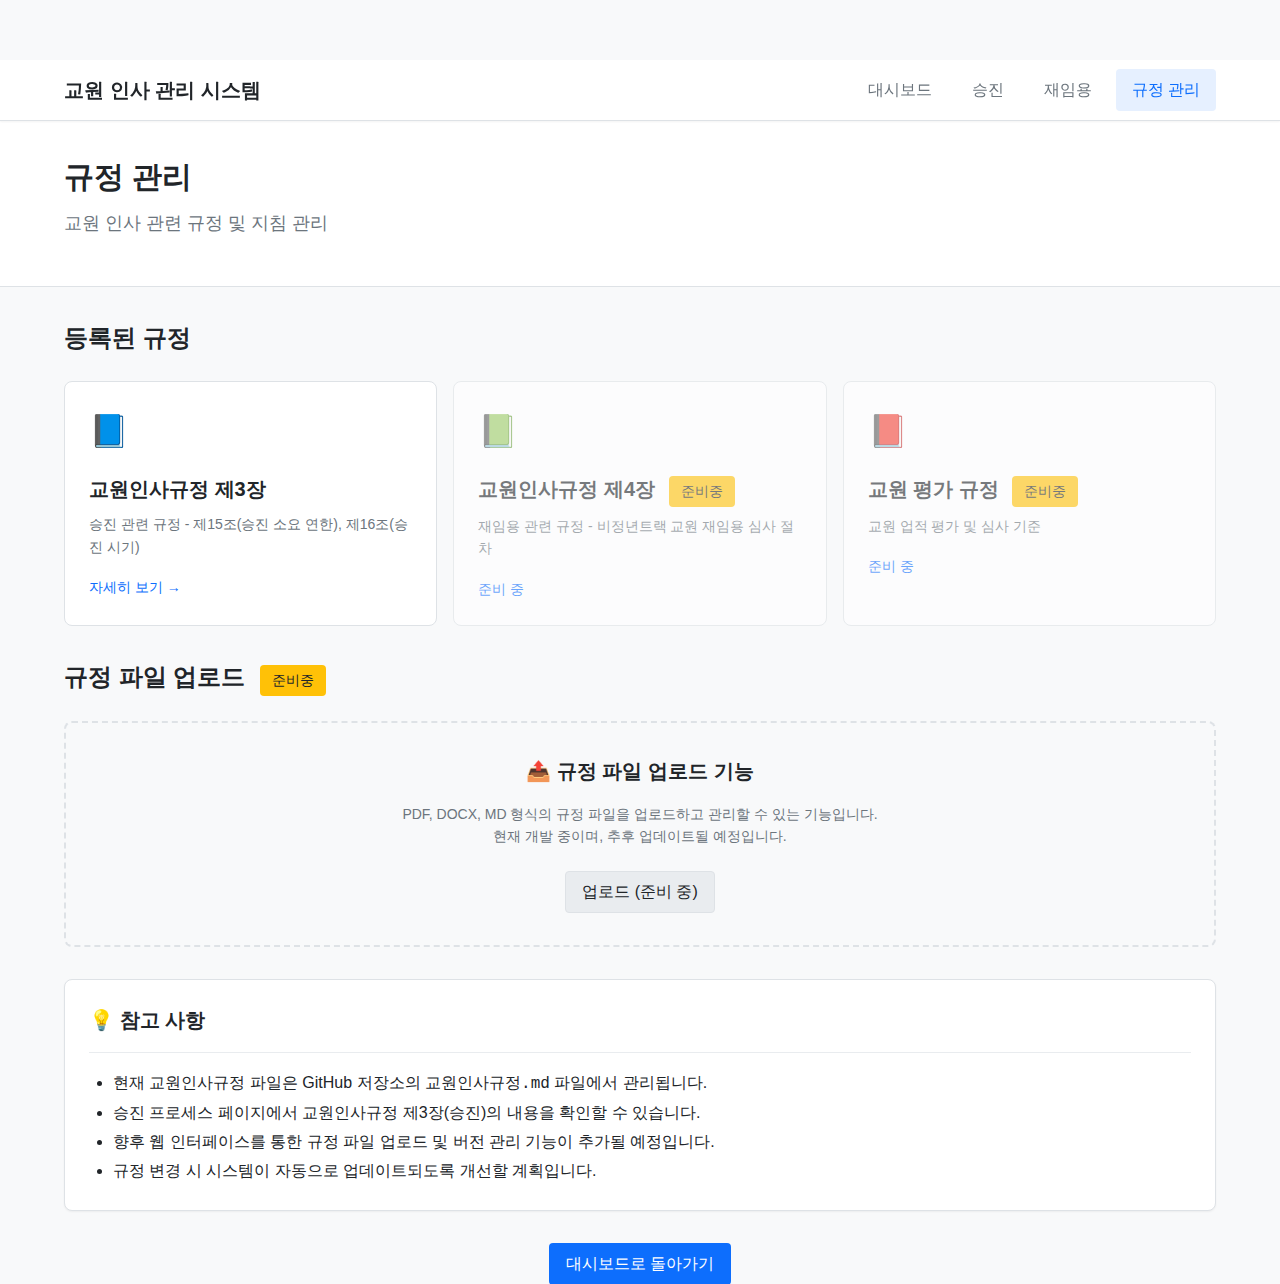
<file: regulations.html>
<!DOCTYPE html>
<html lang="ko">
<head>
    <meta charset="UTF-8">
    <meta name="viewport" content="width=device-width, initial-scale=1.0">
    <title>규정 관리 - 교원 인사 관리 시스템</title>
    <link rel="stylesheet" href="css/common.css">
    <link rel="stylesheet" href="css/navigation.css">
    <style>
        body {
            padding-top: 60px;
        }

        .page-header {
            background: var(--bg-primary);
            border-bottom: 1px solid var(--border-color);
            padding: var(--spacing-xl) 0;
            margin-bottom: var(--spacing-xl);
        }

        .page-title {
            font-size: var(--font-size-3xl);
            font-weight: 600;
            margin-bottom: var(--spacing-sm);
        }

        .regulations-list {
            display: grid;
            grid-template-columns: repeat(auto-fit, minmax(300px, 1fr));
            gap: var(--spacing-md);
            margin-bottom: var(--spacing-xl);
        }

        .regulation-card {
            background: var(--bg-primary);
            border: 1px solid var(--border-color);
            border-radius: var(--radius-md);
            padding: var(--spacing-lg);
            transition: all 0.2s ease;
            cursor: pointer;
        }

        .regulation-card:hover {
            transform: translateY(-3px);
            box-shadow: var(--shadow-md);
            border-color: var(--color-primary);
        }

        .regulation-card-icon {
            font-size: 2rem;
            margin-bottom: var(--spacing-md);
        }

        .regulation-card-title {
            font-size: var(--font-size-xl);
            font-weight: 600;
            margin-bottom: var(--spacing-sm);
            color: var(--text-primary);
        }

        .regulation-card-description {
            font-size: var(--font-size-sm);
            color: var(--text-secondary);
            margin-bottom: var(--spacing-md);
        }

        .regulation-card-link {
            display: inline-flex;
            align-items: center;
            gap: var(--spacing-xs);
            color: var(--color-primary);
            text-decoration: none;
            font-size: var(--font-size-sm);
            font-weight: 500;
        }

        .regulation-card-link:hover {
            text-decoration: underline;
        }

        .upload-section {
            background: var(--bg-secondary);
            border: 2px dashed var(--border-color);
            border-radius: var(--radius-md);
            padding: var(--spacing-xl);
            text-align: center;
            margin-bottom: var(--spacing-xl);
        }

        .upload-section h3 {
            font-size: var(--font-size-xl);
            font-weight: 600;
            margin-bottom: var(--spacing-md);
            color: var(--text-primary);
        }

        .upload-section p {
            font-size: var(--font-size-sm);
            color: var(--text-secondary);
            margin-bottom: var(--spacing-lg);
        }

        .coming-soon-badge {
            display: inline-block;
            padding: 4px 12px;
            background: var(--color-warning);
            color: var(--text-primary);
            border-radius: var(--radius-sm);
            font-size: var(--font-size-sm);
            font-weight: 500;
            margin-left: var(--spacing-sm);
        }
    </style>
</head>
<body>
    <!-- 네비게이션 바 -->
    <nav class="navbar">
        <div class="navbar-container">
            <a href="index.html" class="navbar-brand">교원 인사 관리 시스템</a>
            <button class="navbar-toggle" aria-label="메뉴 토글">
                <span class="navbar-toggle-icon"></span>
            </button>
            <ul class="navbar-menu">
                <li class="navbar-item">
                    <a href="index.html" class="navbar-link" data-page="dashboard">대시보드</a>
                </li>
                <li class="navbar-item">
                    <a href="promotion.html" class="navbar-link" data-page="promotion">승진</a>
                </li>
                <li class="navbar-item">
                    <a href="reappointment.html" class="navbar-link" data-page="reappointment">재임용</a>
                </li>
                <li class="navbar-item">
                    <a href="regulations.html" class="navbar-link" data-page="regulations">규정 관리</a>
                </li>
            </ul>
        </div>
    </nav>

    <!-- 페이지 헤더 -->
    <div class="page-header">
        <div class="container">
            <h1 class="page-title">규정 관리</h1>
            <p class="section-subtitle">교원 인사 관련 규정 및 지침 관리</p>
        </div>
    </div>

    <div class="container">
        <!-- 현재 등록된 규정 -->
        <h2 class="section-title">등록된 규정</h2>
        <div class="regulations-list">
            <div class="regulation-card" onclick="window.location.href='promotion-process.html'">
                <div class="regulation-card-icon">📘</div>
                <h3 class="regulation-card-title">교원인사규정 제3장</h3>
                <p class="regulation-card-description">승진 관련 규정 - 제15조(승진 소요 연한), 제16조(승진 시기)</p>
                <a href="promotion-process.html" class="regulation-card-link">
                    자세히 보기 →
                </a>
            </div>

            <div class="regulation-card" style="opacity: 0.6; cursor: not-allowed;">
                <div class="regulation-card-icon">📗</div>
                <h3 class="regulation-card-title">교원인사규정 제4장 <span class="coming-soon-badge">준비중</span></h3>
                <p class="regulation-card-description">재임용 관련 규정 - 비정년트랙 교원 재임용 심사 절차</p>
                <span class="regulation-card-link" style="cursor: not-allowed;">
                    준비 중
                </span>
            </div>

            <div class="regulation-card" style="opacity: 0.6; cursor: not-allowed;">
                <div class="regulation-card-icon">📕</div>
                <h3 class="regulation-card-title">교원 평가 규정 <span class="coming-soon-badge">준비중</span></h3>
                <p class="regulation-card-description">교원 업적 평가 및 심사 기준</p>
                <span class="regulation-card-link" style="cursor: not-allowed;">
                    준비 중
                </span>
            </div>
        </div>

        <!-- 규정 파일 업로드 -->
        <h2 class="section-title">규정 파일 업로드 <span class="coming-soon-badge">준비중</span></h2>
        <div class="upload-section">
            <h3>📤 규정 파일 업로드 기능</h3>
            <p>
                PDF, DOCX, MD 형식의 규정 파일을 업로드하고 관리할 수 있는 기능입니다.<br>
                현재 개발 중이며, 추후 업데이트될 예정입니다.
            </p>
            <button class="btn btn-secondary" disabled>업로드 (준비 중)</button>
        </div>

        <!-- 참고 정보 -->
        <div class="card">
            <div class="card-header">
                <h3 class="card-title">💡 참고 사항</h3>
            </div>
            <div class="card-body">
                <ul style="padding-left: var(--spacing-lg); line-height: 1.8;">
                    <li>현재 교원인사규정 파일은 GitHub 저장소의 <code>교원인사규정.md</code> 파일에서 관리됩니다.</li>
                    <li>승진 프로세스 페이지에서 교원인사규정 제3장(승진)의 내용을 확인할 수 있습니다.</li>
                    <li>향후 웹 인터페이스를 통한 규정 파일 업로드 및 버전 관리 기능이 추가될 예정입니다.</li>
                    <li>규정 변경 시 시스템이 자동으로 업데이트되도록 개선할 계획입니다.</li>
                </ul>
            </div>
        </div>

        <div style="margin-top: var(--spacing-xl); text-align: center;">
            <a href="index.html" class="btn btn-primary">대시보드로 돌아가기</a>
        </div>
    </div>

    <!-- JavaScript -->
    <script src="js/navigation.js"></script>
</body>
</html>
</file>
<file: css/common.css>
/*
 * 교원 인사 관리 시스템 - 공통 스타일
 * 심플하고 깔끔한 디자인 시스템
 */

/* ===== 1. 기본 설정 ===== */
* {
    margin: 0;
    padding: 0;
    box-sizing: border-box;
}

:root {
    /* 색상 팔레트 - 심플한 화이트/그레이 기반 */
    --bg-primary: #ffffff;
    --bg-secondary: #f8f9fa;
    --bg-tertiary: #e9ecef;

    --text-primary: #212529;
    --text-secondary: #6c757d;
    --text-muted: #adb5bd;

    --border-color: #dee2e6;
    --border-light: #e9ecef;

    /* 액센트 컬러 */
    --color-primary: #0d6efd;
    --color-primary-hover: #0b5ed7;
    --color-success: #198754;
    --color-warning: #ffc107;
    --color-danger: #dc3545;
    --color-info: #0dcaf0;

    /* 그림자 */
    --shadow-sm: 0 1px 2px rgba(0, 0, 0, 0.05);
    --shadow-md: 0 4px 6px rgba(0, 0, 0, 0.07);
    --shadow-lg: 0 10px 15px rgba(0, 0, 0, 0.1);

    /* 간격 */
    --spacing-xs: 4px;
    --spacing-sm: 8px;
    --spacing-md: 16px;
    --spacing-lg: 24px;
    --spacing-xl: 32px;

    /* 테두리 반경 */
    --radius-sm: 4px;
    --radius-md: 8px;
    --radius-lg: 12px;

    /* 폰트 */
    --font-family: -apple-system, BlinkMacSystemFont, "Segoe UI", Roboto, "Helvetica Neue", Arial, sans-serif;
    --font-size-sm: 0.875rem;
    --font-size-base: 1rem;
    --font-size-lg: 1.125rem;
    --font-size-xl: 1.25rem;
    --font-size-2xl: 1.5rem;
    --font-size-3xl: 1.875rem;
}

body {
    font-family: var(--font-family);
    font-size: var(--font-size-base);
    line-height: 1.6;
    color: var(--text-primary);
    background-color: var(--bg-secondary);
    -webkit-font-smoothing: antialiased;
    -moz-osx-font-smoothing: grayscale;
}

/* ===== 2. 레이아웃 ===== */
.container {
    max-width: 1200px;
    margin: 0 auto;
    padding: 0 var(--spacing-lg);
}

.container-fluid {
    width: 100%;
    padding: 0 var(--spacing-lg);
}

/* ===== 3. 카드 ===== */
.card {
    background: var(--bg-primary);
    border: 1px solid var(--border-color);
    border-radius: var(--radius-md);
    padding: var(--spacing-lg);
    margin-bottom: var(--spacing-lg);
    box-shadow: var(--shadow-sm);
    transition: box-shadow 0.2s ease;
}

.card:hover {
    box-shadow: var(--shadow-md);
}

.card-header {
    padding-bottom: var(--spacing-md);
    margin-bottom: var(--spacing-md);
    border-bottom: 1px solid var(--border-light);
}

.card-title {
    font-size: var(--font-size-xl);
    font-weight: 600;
    color: var(--text-primary);
    margin: 0;
}

.card-body {
    padding: 0;
}

/* ===== 섹션 타이틀 ===== */
.section-title {
    font-size: var(--font-size-2xl);
    font-weight: 600;
    color: var(--text-primary);
    margin-bottom: var(--spacing-lg);
}

.section-subtitle {
    font-size: var(--font-size-lg);
    color: var(--text-secondary);
    margin-bottom: var(--spacing-md);
}

/* ===== 4. 버튼 ===== */
.btn {
    display: inline-flex;
    align-items: center;
    justify-content: center;
    padding: var(--spacing-sm) var(--spacing-md);
    font-size: var(--font-size-base);
    font-weight: 500;
    line-height: 1.5;
    text-align: center;
    text-decoration: none;
    white-space: nowrap;
    border: 1px solid transparent;
    border-radius: var(--radius-sm);
    cursor: pointer;
    transition: all 0.15s ease;
    gap: var(--spacing-xs);
}

.btn:hover {
    transform: translateY(-1px);
    box-shadow: var(--shadow-sm);
}

.btn:active {
    transform: translateY(0);
}

.btn-primary {
    background-color: var(--color-primary);
    color: white;
}

.btn-primary:hover {
    background-color: var(--color-primary-hover);
}

.btn-secondary {
    background-color: var(--bg-tertiary);
    color: var(--text-primary);
    border: 1px solid var(--border-color);
}

.btn-secondary:hover {
    background-color: var(--border-color);
}

.btn-success {
    background-color: var(--color-success);
    color: white;
}

.btn-danger {
    background-color: var(--color-danger);
    color: white;
}

.btn-outline {
    background-color: transparent;
    border: 1px solid var(--border-color);
    color: var(--text-primary);
}

.btn-sm {
    padding: 6px 12px;
    font-size: var(--font-size-sm);
}

.btn-lg {
    padding: 12px 24px;
    font-size: var(--font-size-lg);
}

/* ===== 5. 입력 필드 ===== */
.form-control {
    display: block;
    width: 100%;
    padding: var(--spacing-sm) var(--spacing-md);
    font-size: var(--font-size-base);
    line-height: 1.5;
    color: var(--text-primary);
    background-color: var(--bg-primary);
    border: 1px solid var(--border-color);
    border-radius: var(--radius-sm);
    transition: border-color 0.15s ease, box-shadow 0.15s ease;
}

.form-control:focus {
    outline: none;
    border-color: var(--color-primary);
    box-shadow: 0 0 0 3px rgba(13, 110, 253, 0.1);
}

.form-label {
    display: block;
    margin-bottom: var(--spacing-xs);
    font-weight: 500;
    color: var(--text-primary);
}

.form-group {
    margin-bottom: var(--spacing-md);
}

/* ===== 6. 테이블 ===== */
.table {
    width: 100%;
    border-collapse: collapse;
    background-color: var(--bg-primary);
}

.table th,
.table td {
    padding: var(--spacing-md);
    text-align: left;
    border-bottom: 1px solid var(--border-light);
}

.table th {
    font-weight: 600;
    color: var(--text-primary);
    background-color: var(--bg-secondary);
    position: sticky;
    top: 0;
    z-index: 10;
}

.table tr:hover {
    background-color: var(--bg-secondary);
}

.table-striped tbody tr:nth-child(odd) {
    background-color: var(--bg-secondary);
}

/* ===== 7. 배지 ===== */
.badge {
    display: inline-block;
    padding: 4px 8px;
    font-size: var(--font-size-sm);
    font-weight: 500;
    line-height: 1;
    text-align: center;
    white-space: nowrap;
    border-radius: var(--radius-sm);
}

.badge-primary {
    background-color: var(--color-primary);
    color: white;
}

.badge-success {
    background-color: var(--color-success);
    color: white;
}

.badge-warning {
    background-color: var(--color-warning);
    color: var(--text-primary);
}

.badge-danger {
    background-color: var(--color-danger);
    color: white;
}

.badge-secondary {
    background-color: var(--bg-tertiary);
    color: var(--text-primary);
}

/* ===== 8. 알림 ===== */
.alert {
    padding: var(--spacing-md);
    margin-bottom: var(--spacing-lg);
    border: 1px solid transparent;
    border-radius: var(--radius-md);
}

.alert-info {
    background-color: #cff4fc;
    border-color: #9eeaf9;
    color: #055160;
}

.alert-success {
    background-color: #d1e7dd;
    border-color: #a3cfbb;
    color: #0a3622;
}

.alert-warning {
    background-color: #fff3cd;
    border-color: #ffe69c;
    color: #664d03;
}

.alert-danger {
    background-color: #f8d7da;
    border-color: #f1aeb5;
    color: #58151c;
}

/* ===== 9. 그리드 시스템 ===== */
.row {
    display: flex;
    flex-wrap: wrap;
    margin: 0 calc(var(--spacing-md) * -1);
}

.col {
    flex: 1;
    padding: 0 var(--spacing-md);
}

.col-1 { flex: 0 0 8.333333%; max-width: 8.333333%; }
.col-2 { flex: 0 0 16.666667%; max-width: 16.666667%; }
.col-3 { flex: 0 0 25%; max-width: 25%; }
.col-4 { flex: 0 0 33.333333%; max-width: 33.333333%; }
.col-6 { flex: 0 0 50%; max-width: 50%; }
.col-8 { flex: 0 0 66.666667%; max-width: 66.666667%; }
.col-12 { flex: 0 0 100%; max-width: 100%; }

/* ===== 10. 유틸리티 클래스 ===== */
.text-center { text-align: center; }
.text-right { text-align: right; }
.text-left { text-align: left; }

.text-primary { color: var(--color-primary); }
.text-success { color: var(--color-success); }
.text-warning { color: var(--color-warning); }
.text-danger { color: var(--color-danger); }
.text-muted { color: var(--text-muted); }

.bg-primary { background-color: var(--color-primary); color: white; }
.bg-secondary { background-color: var(--bg-secondary); }
.bg-white { background-color: var(--bg-primary); }

.mt-0 { margin-top: 0; }
.mt-1 { margin-top: var(--spacing-xs); }
.mt-2 { margin-top: var(--spacing-sm); }
.mt-3 { margin-top: var(--spacing-md); }
.mt-4 { margin-top: var(--spacing-lg); }
.mt-5 { margin-top: var(--spacing-xl); }

.mb-0 { margin-bottom: 0; }
.mb-1 { margin-bottom: var(--spacing-xs); }
.mb-2 { margin-bottom: var(--spacing-sm); }
.mb-3 { margin-bottom: var(--spacing-md); }
.mb-4 { margin-bottom: var(--spacing-lg); }
.mb-5 { margin-bottom: var(--spacing-xl); }

.p-0 { padding: 0; }
.p-1 { padding: var(--spacing-xs); }
.p-2 { padding: var(--spacing-sm); }
.p-3 { padding: var(--spacing-md); }
.p-4 { padding: var(--spacing-lg); }
.p-5 { padding: var(--spacing-xl); }

.d-none { display: none; }
.d-block { display: block; }
.d-flex { display: flex; }
.d-inline { display: inline; }
.d-inline-block { display: inline-block; }

.flex-row { flex-direction: row; }
.flex-column { flex-direction: column; }
.flex-wrap { flex-wrap: wrap; }
.justify-content-start { justify-content: flex-start; }
.justify-content-center { justify-content: center; }
.justify-content-end { justify-content: flex-end; }
.justify-content-between { justify-content: space-between; }
.align-items-start { align-items: flex-start; }
.align-items-center { align-items: center; }
.align-items-end { align-items: flex-end; }

.gap-1 { gap: var(--spacing-xs); }
.gap-2 { gap: var(--spacing-sm); }
.gap-3 { gap: var(--spacing-md); }
.gap-4 { gap: var(--spacing-lg); }

.font-weight-normal { font-weight: 400; }
.font-weight-medium { font-weight: 500; }
.font-weight-bold { font-weight: 600; }

.border { border: 1px solid var(--border-color); }
.border-top { border-top: 1px solid var(--border-color); }
.border-bottom { border-bottom: 1px solid var(--border-color); }
.rounded { border-radius: var(--radius-md); }
.rounded-sm { border-radius: var(--radius-sm); }
.rounded-lg { border-radius: var(--radius-lg); }

.shadow-sm { box-shadow: var(--shadow-sm); }
.shadow-md { box-shadow: var(--shadow-md); }
.shadow-lg { box-shadow: var(--shadow-lg); }

/* ===== 11. 반응형 ===== */
@media (max-width: 768px) {
    .container {
        padding: 0 var(--spacing-md);
    }

    .card {
        padding: var(--spacing-md);
    }

    .col-1, .col-2, .col-3, .col-4, .col-6, .col-8 {
        flex: 0 0 100%;
        max-width: 100%;
    }

    .table {
        font-size: var(--font-size-sm);
    }

    .table th,
    .table td {
        padding: var(--spacing-sm);
    }
}

/* ===== 12. 인쇄용 스타일 ===== */
.no-print {
    /* JavaScript에서 인쇄 시 숨김 처리 */
}

.print-only {
    display: none;
}

@media print {
    .no-print {
        display: none !important;
    }

    .print-only {
        display: block !important;
    }
}
</file>
<file: css/navigation.css>
/*
 * 네비게이션 바 스타일
 * 심플하고 깔끔한 상단 네비게이션
 */

.navbar {
    background-color: var(--bg-primary);
    border-bottom: 1px solid var(--border-color);
    box-shadow: var(--shadow-sm);
    position: sticky;
    top: 0;
    z-index: 1000;
}

.navbar-container {
    max-width: 1200px;
    margin: 0 auto;
    padding: 0 var(--spacing-lg);
    display: flex;
    justify-content: space-between;
    align-items: center;
    min-height: 60px;
}

.navbar-brand {
    font-size: var(--font-size-xl);
    font-weight: 600;
    color: var(--text-primary);
    text-decoration: none;
    display: flex;
    align-items: center;
    gap: var(--spacing-sm);
}

.navbar-brand:hover {
    color: var(--color-primary);
}

.navbar-menu {
    display: flex;
    list-style: none;
    margin: 0;
    padding: 0;
    gap: var(--spacing-sm);
}

.navbar-item {
    position: relative;
}

.navbar-link {
    display: block;
    padding: var(--spacing-sm) var(--spacing-md);
    color: var(--text-secondary);
    text-decoration: none;
    font-weight: 500;
    border-radius: var(--radius-sm);
    transition: all 0.15s ease;
}

.navbar-link:hover {
    color: var(--text-primary);
    background-color: var(--bg-secondary);
}

.navbar-link.active {
    color: var(--color-primary);
    background-color: rgba(13, 110, 253, 0.1);
}

/* 모바일 토글 버튼 */
.navbar-toggle {
    display: none;
    background: none;
    border: none;
    cursor: pointer;
    padding: var(--spacing-sm);
    color: var(--text-primary);
}

.navbar-toggle-icon {
    width: 24px;
    height: 2px;
    background-color: var(--text-primary);
    display: block;
    position: relative;
    transition: background-color 0.2s ease;
}

.navbar-toggle-icon::before,
.navbar-toggle-icon::after {
    content: '';
    width: 24px;
    height: 2px;
    background-color: var(--text-primary);
    position: absolute;
    left: 0;
    transition: transform 0.2s ease;
}

.navbar-toggle-icon::before {
    top: -8px;
}

.navbar-toggle-icon::after {
    top: 8px;
}

.navbar-toggle.active .navbar-toggle-icon {
    background-color: transparent;
}

.navbar-toggle.active .navbar-toggle-icon::before {
    transform: rotate(45deg) translateY(8px);
}

.navbar-toggle.active .navbar-toggle-icon::after {
    transform: rotate(-45deg) translateY(-8px);
}

/* 반응형 - 모바일 */
@media (max-width: 768px) {
    .navbar-container {
        flex-wrap: wrap;
        padding: 0 var(--spacing-md);
    }

    .navbar-toggle {
        display: block;
    }

    .navbar-menu {
        flex-direction: column;
        width: 100%;
        max-height: 0;
        overflow: hidden;
        transition: max-height 0.3s ease;
        gap: 0;
    }

    .navbar-menu.active {
        max-height: 500px;
        padding: var(--spacing-md) 0;
    }

    .navbar-link {
        padding: var(--spacing-md);
        border-radius: 0;
    }
}
</file>
<file: css/print.css>
/**
 * 인쇄용 스타일 (A4 최적화)
 */

@media print {
    /* 페이지 설정 */
    @page {
        size: A4;
        margin: 20mm;
    }

    /* 인쇄 시 숨김 요소 */
    .no-print,
    .navbar,
    .btn,
    button,
    .form-control,
    .search-controls,
    .filter-buttons,
    input[type="date"] {
        display: none !important;
    }

    /* 인쇄 시만 표시 */
    .print-only {
        display: block !important;
    }

    /* 기본 스타일 재설정 */
    body {
        background: white;
        color: black;
        font-size: 11pt;
        line-height: 1.4;
    }

    .container {
        max-width: 100%;
        padding: 0;
    }

    /* 카드 스타일 조정 */
    .card {
        box-shadow: none;
        border: 1px solid #ddd;
        page-break-inside: avoid;
        margin-bottom: 10mm;
    }

    /* 테이블 스타일 */
    .table {
        width: 100%;
        border-collapse: collapse;
        font-size: 10pt;
    }

    .table th,
    .table td {
        border: 1px solid #333;
        padding: 6px 8px;
    }

    .table th {
        background-color: #f0f0f0 !important;
        font-weight: bold;
    }

    /* 페이지 나누기 */
    .page-break {
        page-break-after: always;
    }

    .page-break-avoid {
        page-break-inside: avoid;
    }

    /* 제목 스타일 */
    h1, h2, h3 {
        page-break-after: avoid;
    }

    /* 링크 스타일 */
    a {
        text-decoration: none;
        color: black;
    }

    /* 인쇄 헤더 */
    .print-header {
        text-align: center;
        margin-bottom: 10mm;
        padding-bottom: 5mm;
        border-bottom: 2px solid #000;
    }

    .print-header h1 {
        font-size: 18pt;
        margin-bottom: 5mm;
    }

    .print-header .print-info {
        font-size: 10pt;
        color: #666;
    }

    /* 인쇄 푸터 */
    .print-footer {
        margin-top: 10mm;
        padding-top: 5mm;
        border-top: 1px solid #ddd;
        text-align: center;
        font-size: 9pt;
        color: #666;
    }

    /* 통계 카드 (인쇄용) */
    .stats-print {
        display: flex;
        justify-content: space-around;
        margin-bottom: 10mm;
        page-break-inside: avoid;
    }

    .stat-print-item {
        text-align: center;
        flex: 1;
        border: 1px solid #ddd;
        padding: 5mm;
    }

    .stat-print-item .number {
        font-size: 16pt;
        font-weight: bold;
    }

    .stat-print-item .label {
        font-size: 9pt;
        color: #666;
    }

    /* 배지 스타일 조정 */
    .badge {
        border: 1px solid #000;
        padding: 2px 6px;
        font-size: 9pt;
    }

    /* 여백 조정 */
    .mb-3, .mb-4, .mb-5 {
        margin-bottom: 5mm !important;
    }

    .mt-3, .mt-4, .mt-5 {
        margin-top: 5mm !important;
    }
}

/* 인쇄 전용 컴포넌트 (화면에서는 숨김) */
.print-only {
    display: none;
}

/* 인쇄 레이아웃 클래스 */
.print-document {
    background: white;
    padding: 20mm;
}

.print-signature-area {
    margin-top: 15mm;
    display: flex;
    justify-content: space-between;
}

.print-signature-box {
    width: 30%;
    text-align: center;
    padding-top: 10mm;
    border-top: 1px solid #000;
}

@media print {
    .print-signature-area {
        page-break-inside: avoid;
    }
}
</file>
